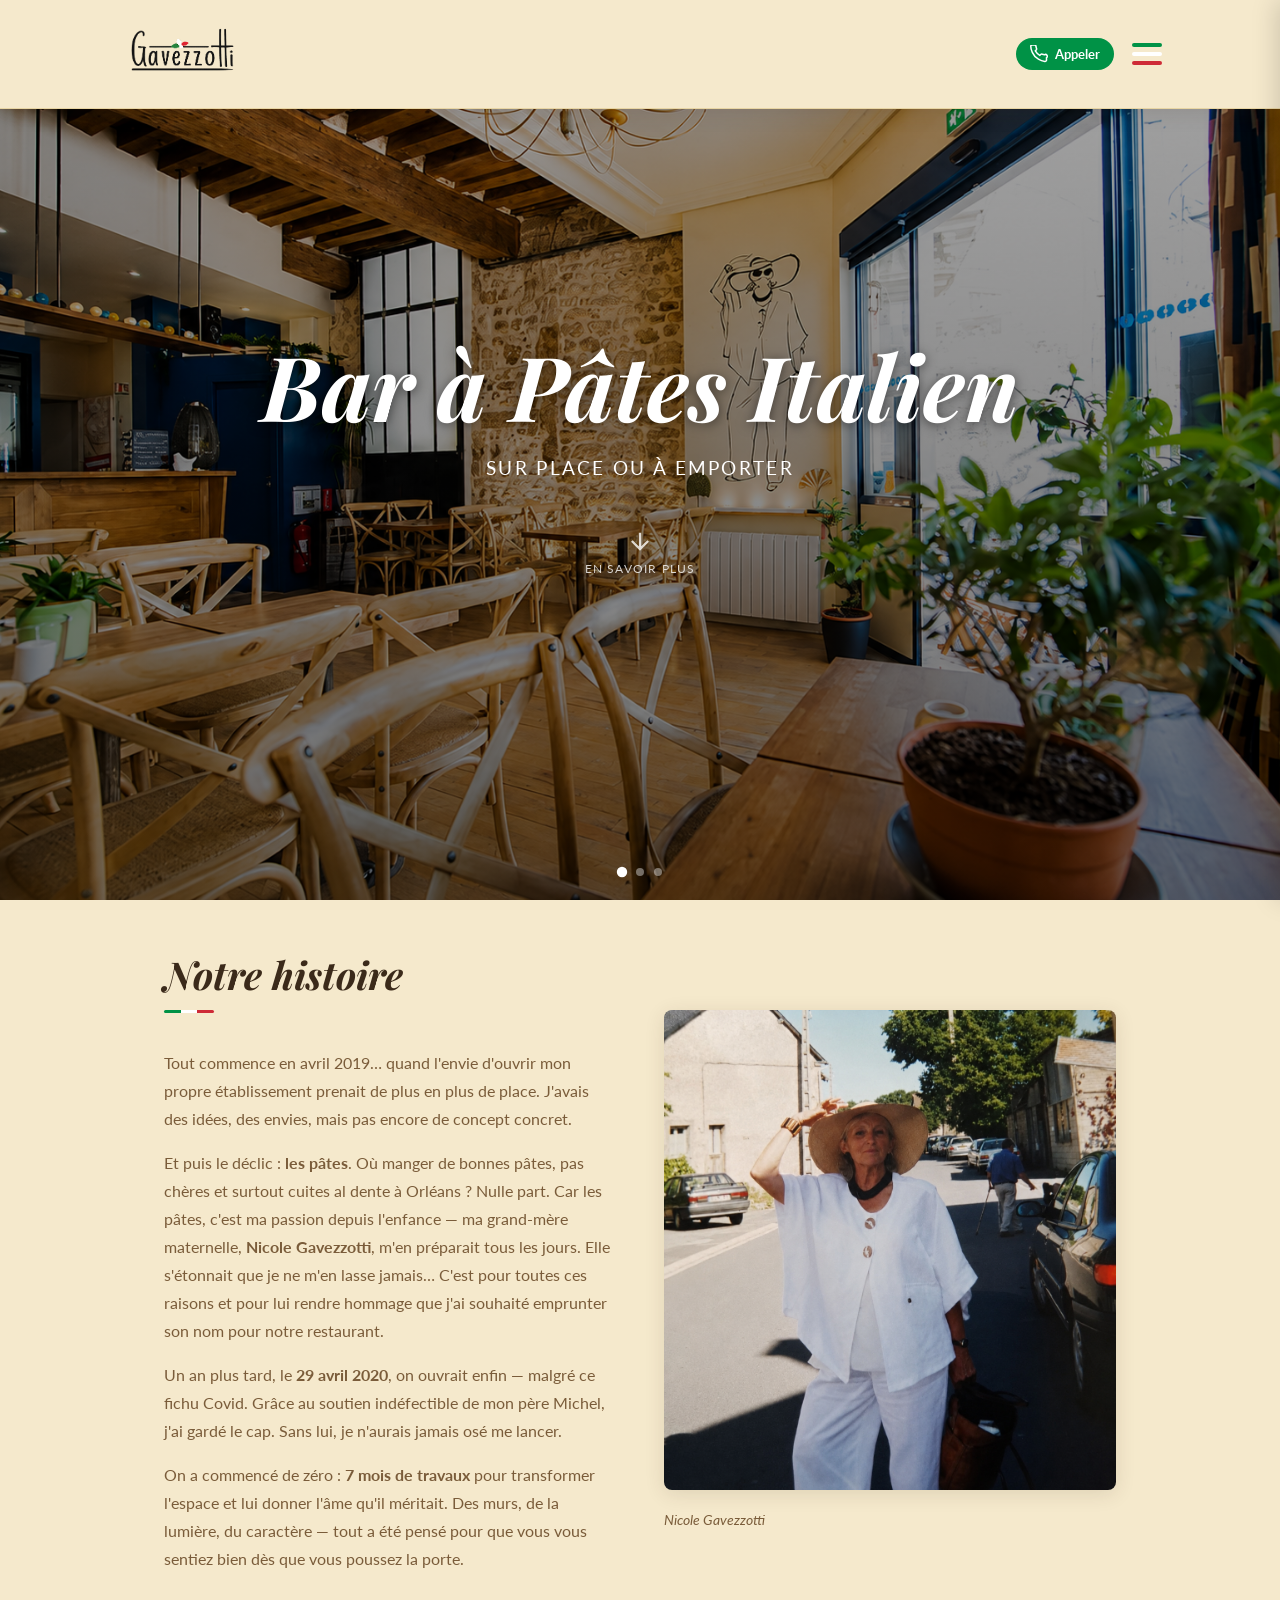
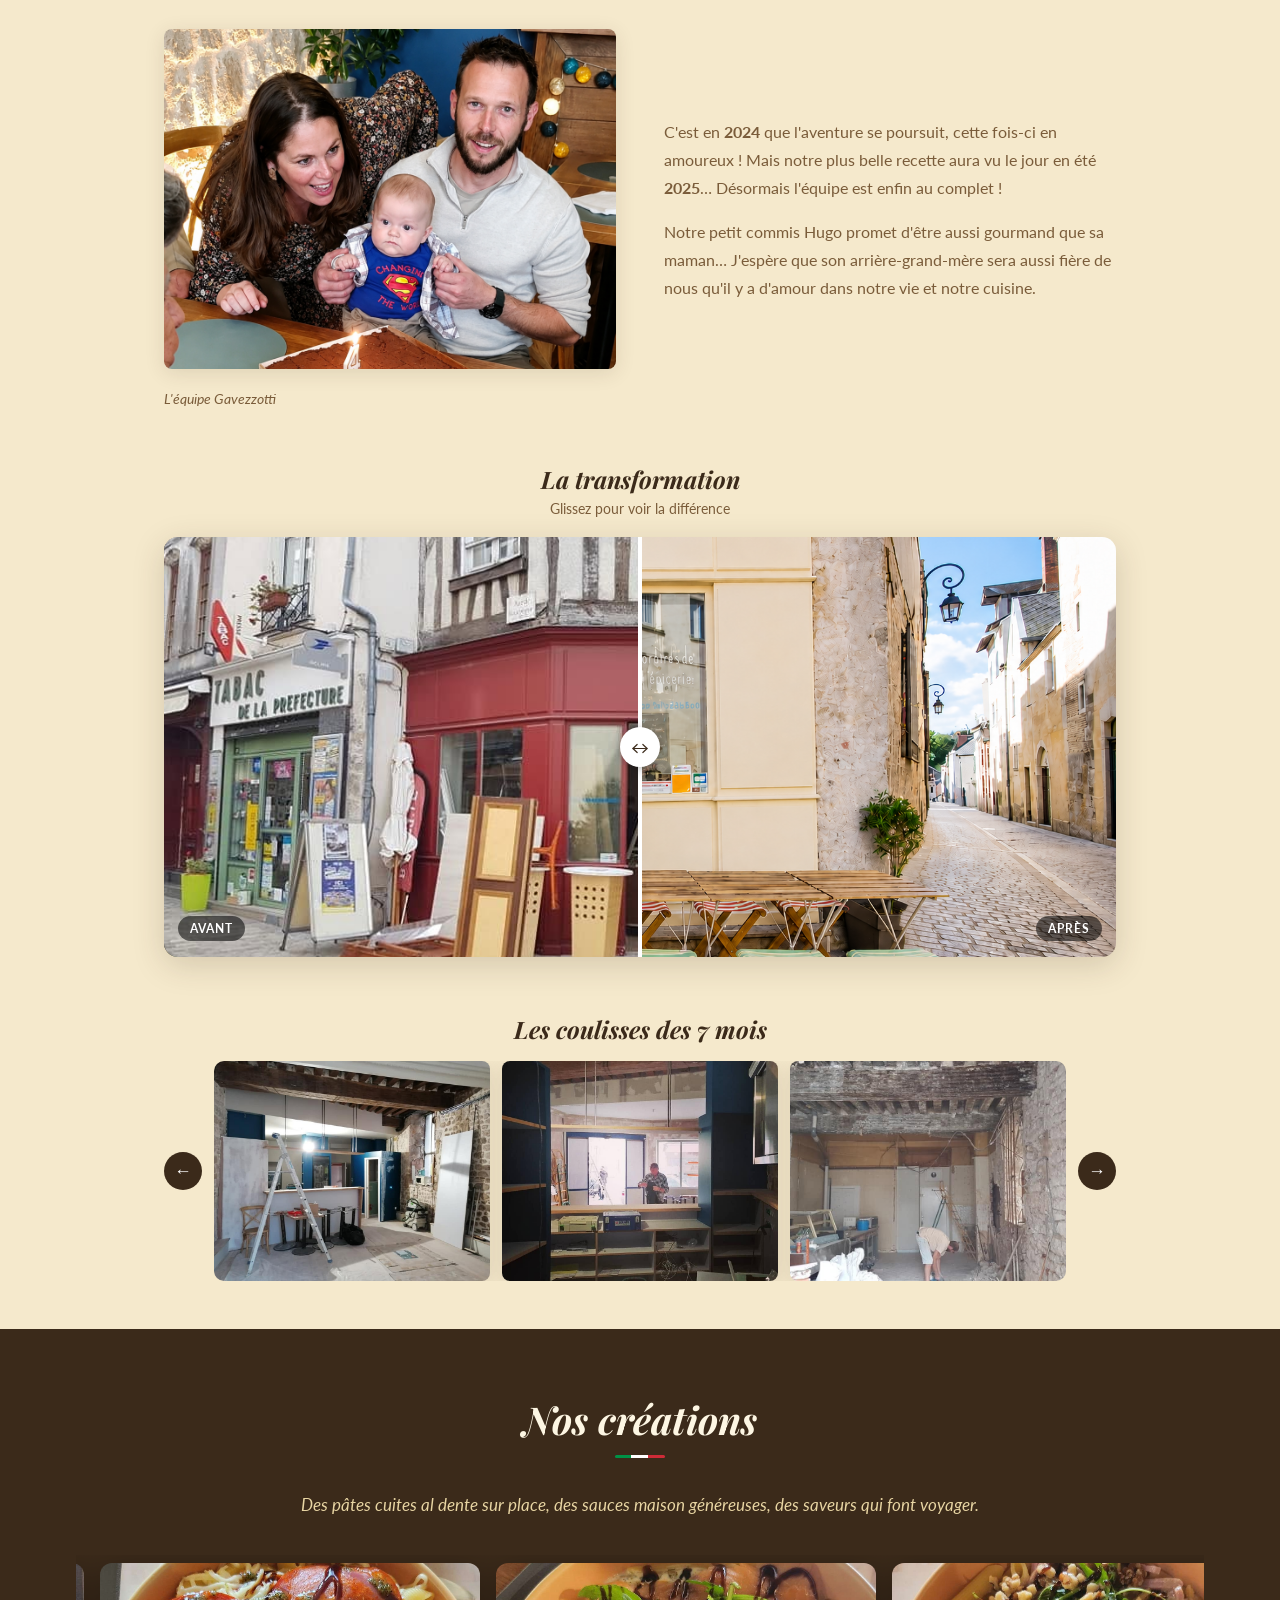
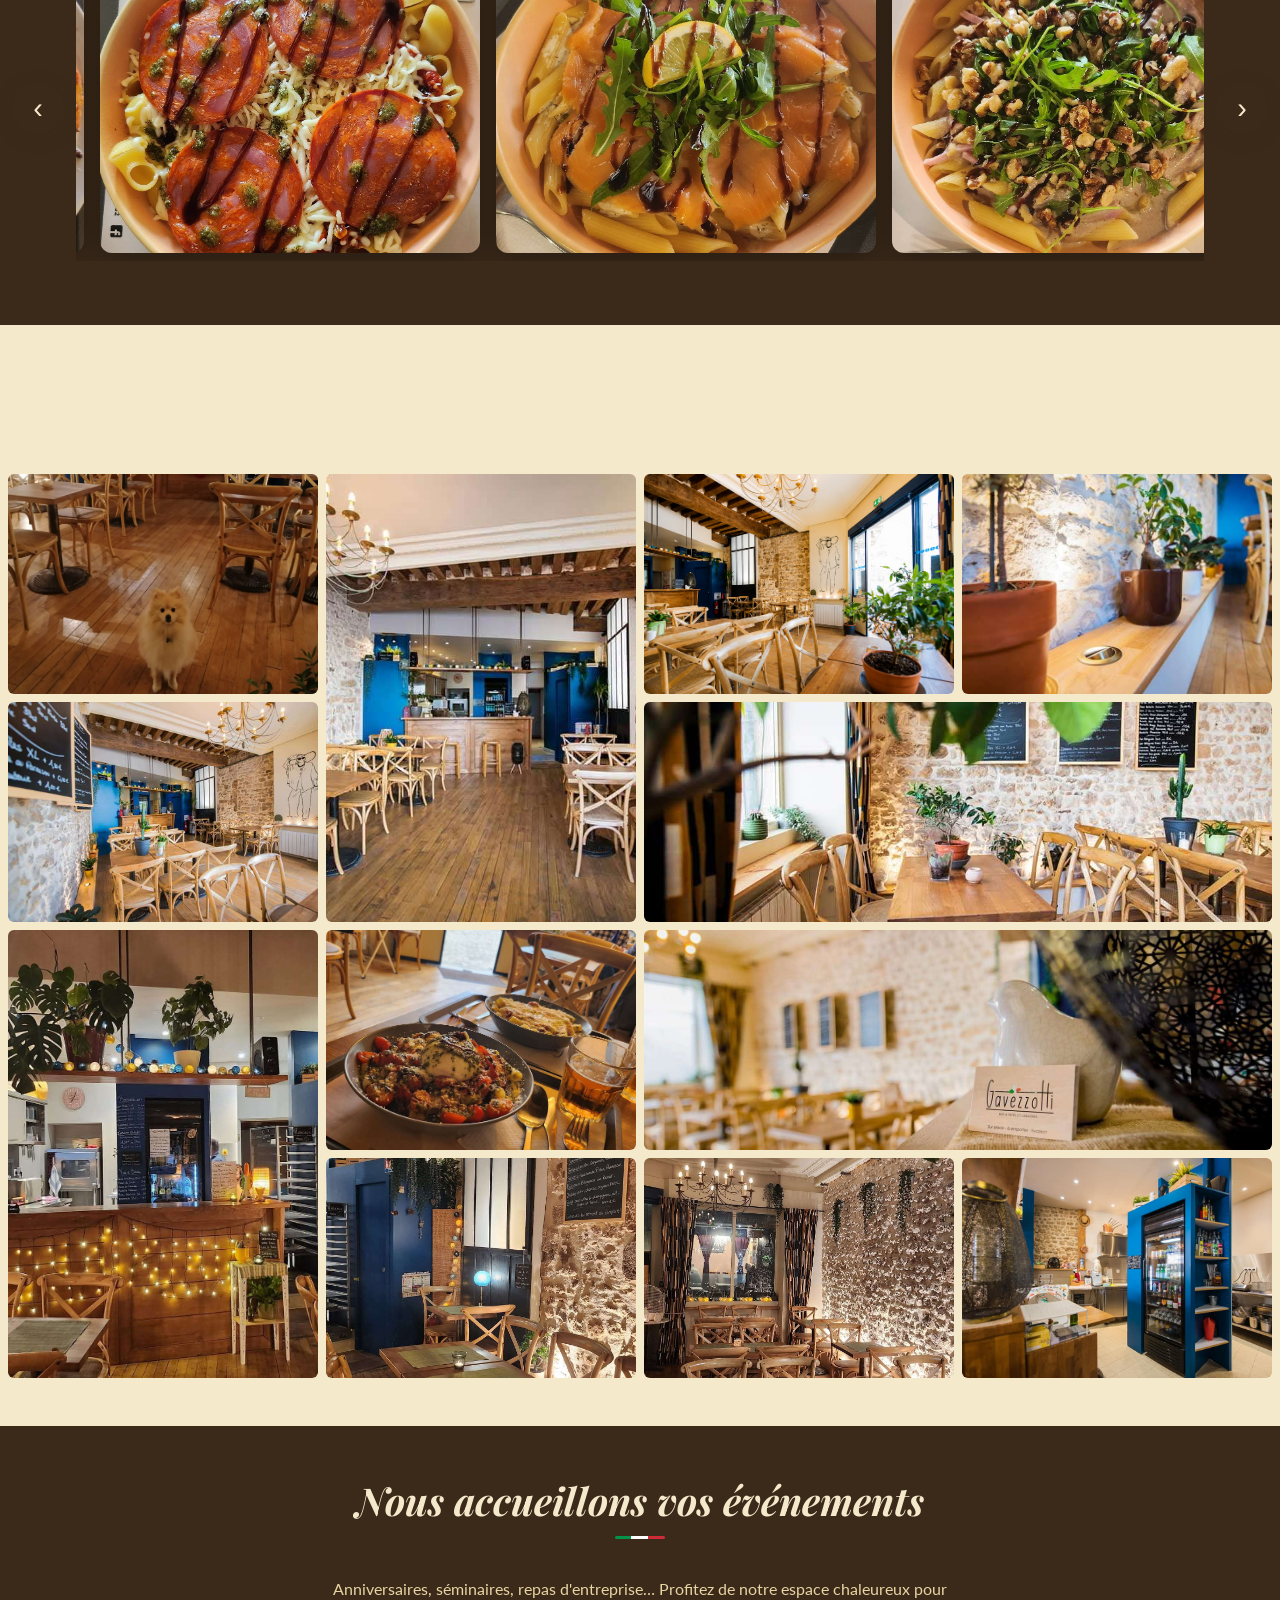
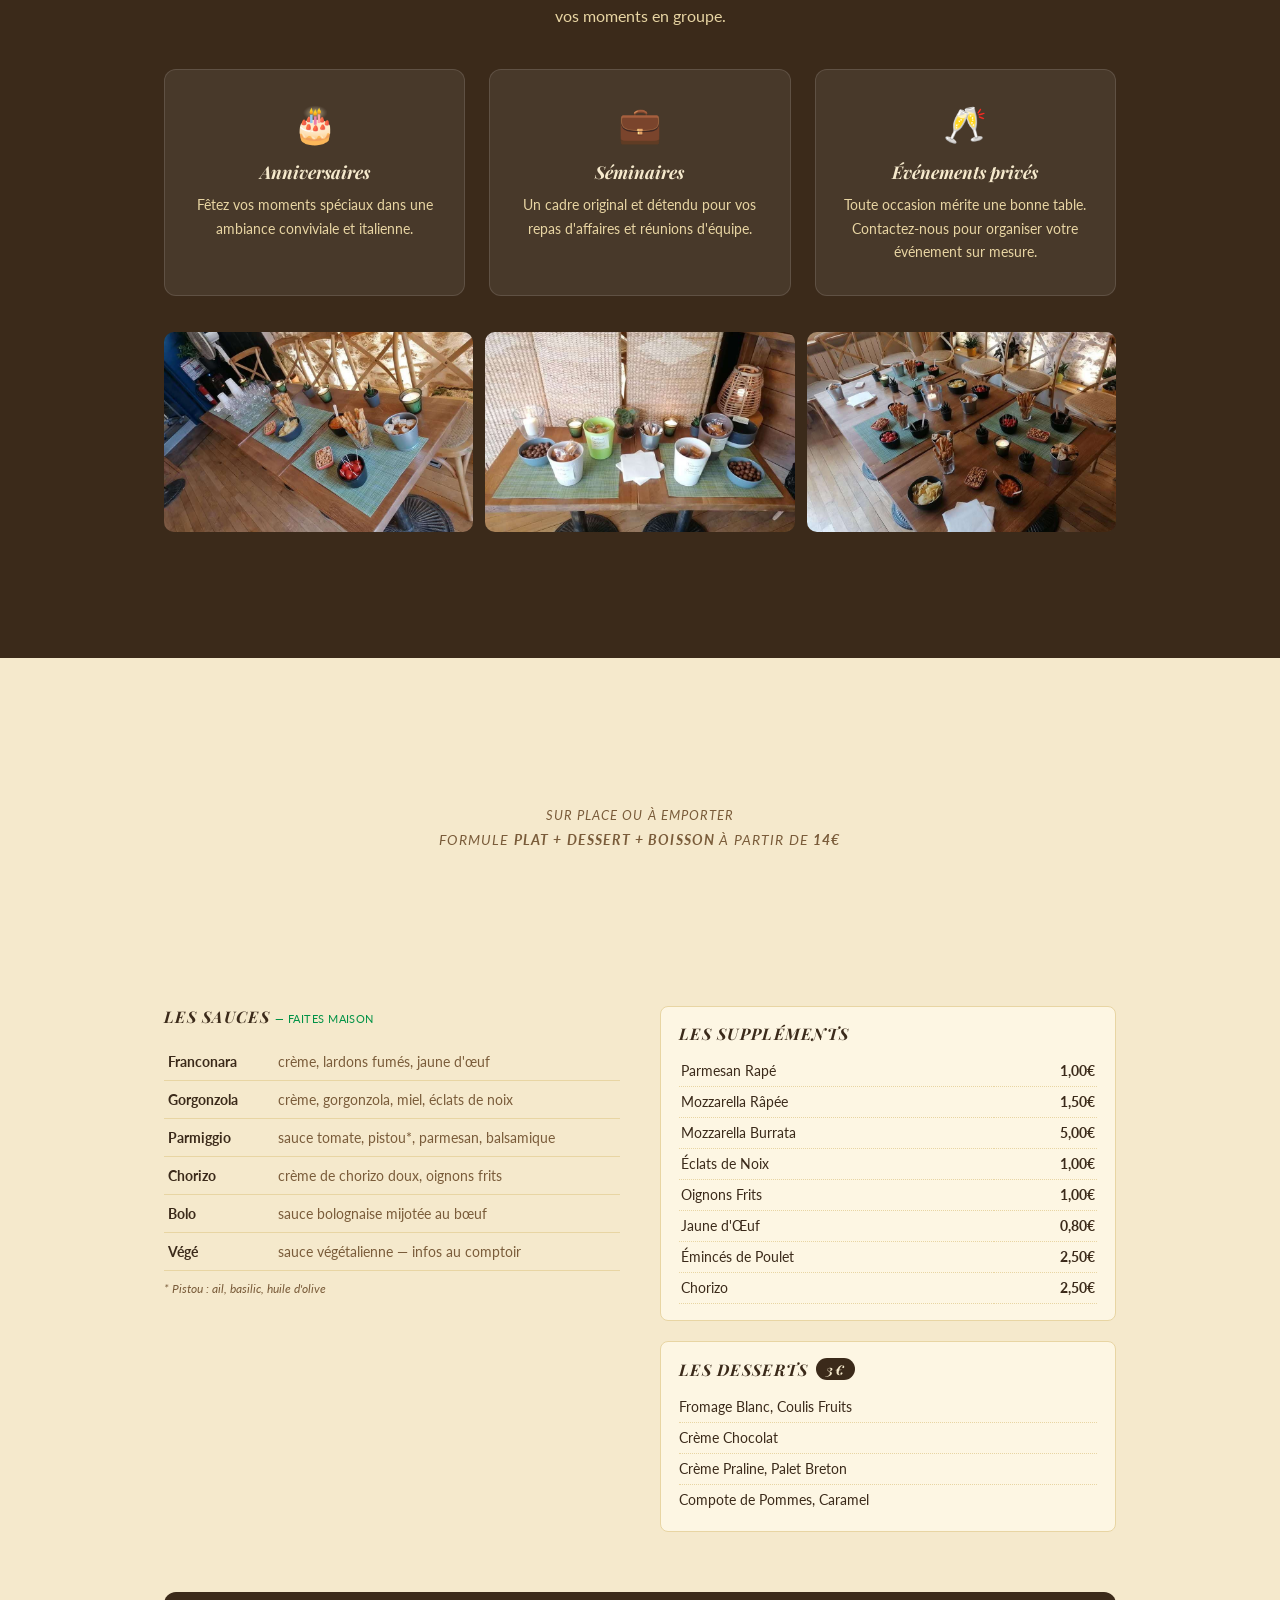
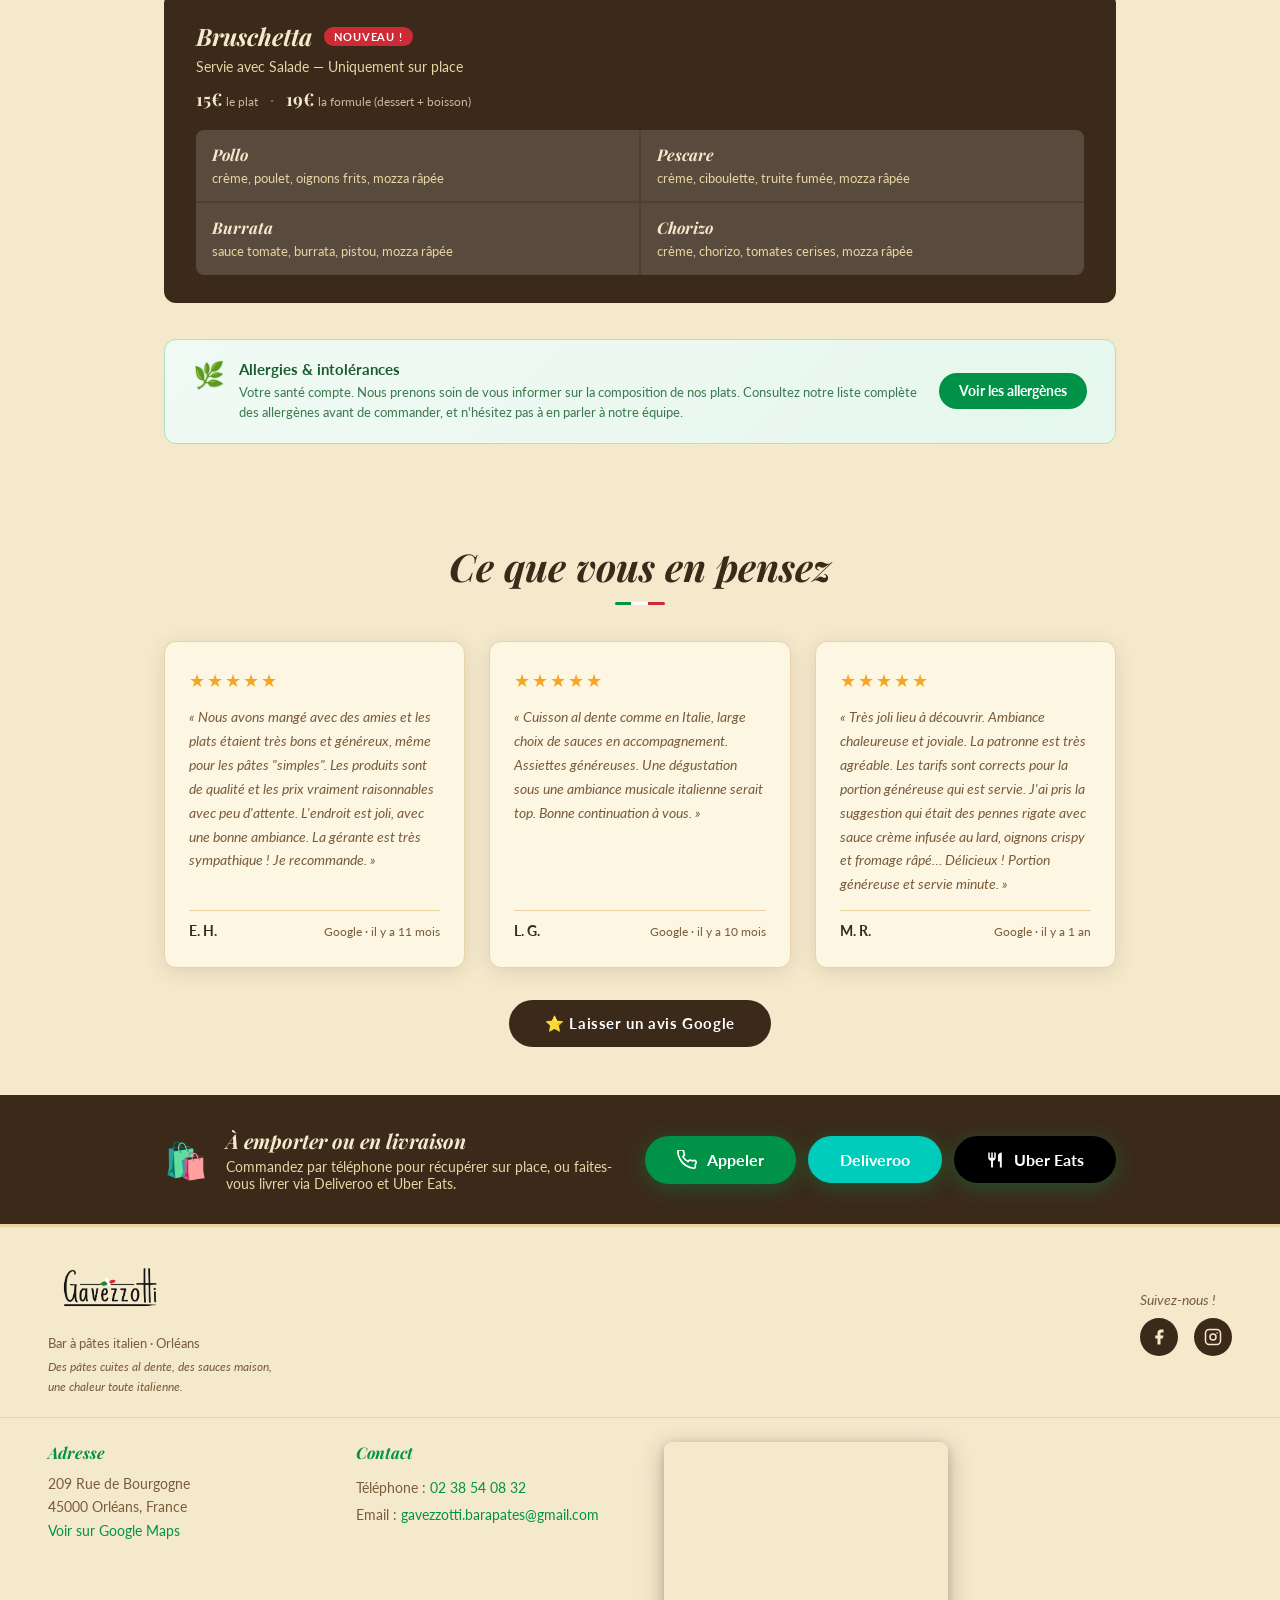
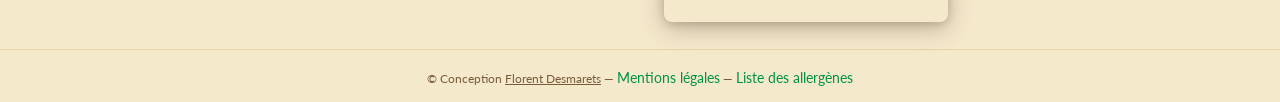
<file: index.html>
<!DOCTYPE html>
<html lang="fr">
<head>
  <meta charset="UTF-8" />
  <meta name="viewport" content="width=device-width, initial-scale=1.0" />
  <title>Gavezzotti — Bar à Pâtes Italien</title>
  <meta name="description" content="Gavezzotti, bar à pâtes italien à Orléans. Pâtes cuites al dente, gnocchis, raviolis et bruschetta, sur place ou à emporter. 209 Rue de Bourgogne, 45000 Orléans." />
  <meta name="keywords" content="bar à pâtes, pâtes italiennes, restaurant Orléans, Gavezzotti, gnocchi, raviolis, bruschetta, sur place, à emporter" />
  <meta name="author" content="Gavezzotti" />

  <!-- Open Graph (partage Facebook / WhatsApp) -->
  <meta property="og:type" content="restaurant" />
  <meta property="og:title" content="Gavezzotti — Bar à Pâtes Italien · Orléans" />
  <meta property="og:description" content="Pâtes cuites al dente, gnocchis, raviolis et bruschetta au cœur d'Orléans. Sur place ou à emporter. 209 Rue de Bourgogne." />
  <meta property="og:image" content="https://gavezzotti.fr/images/hero1.png" />
  <meta property="og:url" content="https://gavezzotti.fr" />
  <meta property="og:locale" content="fr_FR" />

  <!-- Twitter Card -->
  <meta name="twitter:card" content="summary_large_image" />
  <meta name="twitter:title" content="Gavezzotti — Bar à Pâtes Italien · Orléans" />
  <meta name="twitter:description" content="Pâtes cuites al dente, gnocchis, raviolis et bruschetta au cœur d'Orléans." />
  <meta name="twitter:image" content="https://gavezzotti.fr/images/hero1.png" />

  <!-- Favicon -->
  <link rel="icon" type="image/svg+xml" href="images/favicon.svg" />
  <link rel="shortcut icon" href="images/favicon.svg" />

  <link rel="preconnect" href="https://fonts.googleapis.com" />
  <link rel="preconnect" href="https://fonts.gstatic.com" crossorigin />
  <link href="https://fonts.googleapis.com/css2?family=Playfair+Display:ital,wght@0,400;0,700;1,400&family=Lato:wght@300;400;700&display=swap" rel="stylesheet" />
  <link rel="canonical" href="https://gavezzotti.fr/" />
  <link rel="stylesheet" href="css/style.css?v=3" />

  <!-- Schema.org Restaurant (référencement Google) -->
  <script type="application/ld+json">
  {
    "@context": "https://schema.org",
    "@type": "Restaurant",
    "name": "Gavezzotti",
    "description": "Bar à pâtes italien au cœur d'Orléans. Pâtes cuites al dente, gnocchis, raviolis et bruschetta, sur place ou à emporter.",
    "url": "https://gavezzotti.fr",
    "telephone": "+33238540832",
    "image": "https://gavezzotti.fr/images/hero1.png",
    "priceRange": "€",
    "servesCuisine": "Italienne",
    "address": {
      "@type": "PostalAddress",
      "streetAddress": "209 Rue de Bourgogne",
      "addressLocality": "Orléans",
      "postalCode": "45000",
      "addressCountry": "FR"
    },
    "geo": {
      "@type": "GeoCoordinates",
      "latitude": 47.9001296,
      "longitude": 1.9092373
    },
    "openingHoursSpecification": [
      {
        "@type": "OpeningHoursSpecification",
        "dayOfWeek": ["Tuesday"],
        "opens": "12:00",
        "closes": "14:00"
      },
      {
        "@type": "OpeningHoursSpecification",
        "dayOfWeek": ["Wednesday", "Thursday", "Friday", "Saturday"],
        "opens": "12:00",
        "closes": "14:00"
      },
      {
        "@type": "OpeningHoursSpecification",
        "dayOfWeek": ["Wednesday", "Thursday", "Friday", "Saturday"],
        "opens": "19:00",
        "closes": "22:00"
      }
    ],
    "sameAs": [
      "https://www.facebook.com/gavezzotti",
      "https://www.instagram.com/gavezzotti_orleans"
    ]
  }
  </script>
</head>
<body>

  <!-- MENU LATÉRAL -->
  <div id="menu-overlay" class="menu-overlay"></div>
  <nav id="side-menu" class="side-menu">
    <button id="menu-close" class="menu-close" aria-label="Fermer le menu">&#x2715;</button>
    <div class="menu-logo">
      <img src="images/title%20Black.png" alt="Gavezzotti" />
    </div>
    <ul class="menu-links">
      <li><a href="#qui-sommes-nous">Qui sommes nous ?</a></li>
      <li><a href="#evenements">Nos événements</a></li>
      <li><a href="#carte">La carte</a></li>
      <li><a href="#commander">Commander</a></li>
      <li><a href="#contact">Nous contacter</a></li>
      <li class="menu-allergenes"><a href="allergenes.html">🌿 Allergènes &amp; intolérances</a></li>
    </ul>
  </nav>

  <!-- HEADER FIXE -->
  <header class="site-header">
    <div class="header-inner">
      <a href="#hero" class="logo-wrap" id="logo-click-zone" aria-label="Retour en haut">
        <img src="images/title%20Black.png" alt="Gavezzotti" class="header-logo" />
      </a>
      <div class="header-right">
        <div class="header-actions">
<a href="tel:+33238540832" class="header-phone-btn" aria-label="Appeler Gavezzotti">
            <svg viewBox="0 0 24 24" fill="none" stroke="currentColor" stroke-width="2" width="18" height="18"><path d="M22 16.92v3a2 2 0 01-2.18 2 19.79 19.79 0 01-8.63-3.07A19.5 19.5 0 013.07 9.81 19.79 19.79 0 011 1.18 2 2 0 013 0h3a2 2 0 012 1.72c.13 1 .37 1.98.72 2.92a2 2 0 01-.45 2.11L7.09 7.91a16 16 0 006 6l1.16-1.16a2 2 0 012.11-.45c.94.35 1.92.59 2.92.72A2 2 0 0122 16.92z"/></svg>
            <span class="header-phone-num">Appeler</span>
          </a>
        </div>
        <button id="menu-burger" class="burger-btn" aria-label="Ouvrir le menu">
          <span class="flag-bar green"></span>
          <span class="flag-bar white"></span>
          <span class="flag-bar red"></span>
        </button>
      </div>
    </div>
  </header>

  <main>
    <!-- HERO SLIDESHOW -->
    <section id="hero" class="hero-section">
      <div class="hero-slideshow" id="hero-slideshow">
        <div class="hero-slide active" style="background-image:url('images/hero1.png')"></div>
        <div class="hero-slide" style="background-image:url('images/hero2.png')"></div>
        <div class="hero-slide" style="background-image:url('images/hero3.png')"></div>
        <div class="hero-overlay"></div>
      </div>
      <div class="hero-content">
        <h1 class="hero-title">Bar à Pâtes Italien</h1>
        <p class="hero-subtitle">Sur Place ou à Emporter</p>
        <a href="#qui-sommes-nous" class="hero-arrow" aria-label="Défiler vers le bas">
          <svg viewBox="0 0 24 24" fill="none" stroke="currentColor" stroke-width="2">
            <path d="M12 5v14M5 12l7 7 7-7"/>
          </svg>
          <span>En savoir plus</span>
        </a>
      </div>
      <div class="hero-dots" id="hero-dots">
        <span class="hero-dot active"></span>
        <span class="hero-dot"></span>
        <span class="hero-dot"></span>
      </div>
    </section>

    <!-- QUI SOMMES NOUS -->
    <section id="qui-sommes-nous" class="section qsn-section">
      <div class="container">

        <!-- Texte + photo grand-mère -->
        <div class="qsn-inner">
          <div class="qsn-text reveal-left">
            <h2 class="section-title">Notre histoire</h2>
            <p>
              Tout commence en avril 2019… quand l'envie d'ouvrir mon propre établissement prenait de plus en plus de place. J'avais des idées, des envies, mais pas encore de concept concret.
            </p>
            <p>
              Et puis le déclic : <strong>les pâtes</strong>. Où manger de bonnes pâtes, pas chères et surtout cuites al dente à Orléans ? Nulle part. Car les pâtes, c'est ma passion depuis l'enfance — ma grand-mère maternelle, <strong>Nicole Gavezzotti</strong>, m'en préparait tous les jours. Elle s'étonnait que je ne m'en lasse jamais… C'est pour toutes ces raisons et pour lui rendre hommage que j'ai souhaité emprunter son nom pour notre restaurant.
            </p>
            <p>
              Un an plus tard, le <strong>29 avril 2020</strong>, on ouvrait enfin — malgré ce fichu Covid. Grâce au soutien indéfectible de mon père Michel, j'ai gardé le cap. Sans lui, je n'aurais jamais osé me lancer.
            </p>
            <p>
              On a commencé de zéro : <strong>7 mois de travaux</strong> pour transformer l'espace et lui donner l'âme qu'il méritait. Des murs, de la lumière, du caractère — tout a été pensé pour que vous vous sentiez bien dès que vous poussez la porte.
            </p>
          </div>
          <div class="qsn-photo reveal-right">
            <img src="images/grand%20mere%20hd.png" alt="Nicole Gavezzotti" />
            <p class="famille-legende">Nicole Gavezzotti</p>
          </div>
        </div>

        <!-- Photo famille + texte -->
        <div class="qsn-inner qsn-famille reveal">
          <div class="qsn-photo">
            <img src="images/famille.png" alt="L'équipe Gavezzotti" />
            <p class="famille-legende">L'équipe Gavezzotti</p>
          </div>
          <div class="qsn-text">
            <p>
              C'est en <strong>2024</strong> que l'aventure se poursuit, cette fois-ci en amoureux ! Mais notre plus belle recette aura vu le jour en été <strong>2025</strong>… Désormais l'équipe est enfin au complet !
            </p>
            <p>
              Notre petit commis Hugo promet d'être aussi gourmand que sa maman… J'espère que son arrière-grand-mère sera aussi fière de nous qu'il y a d'amour dans notre vie et notre cuisine.
            </p>
          </div>
        </div>

        <!-- Avant / Après slider -->
        <div class="travaux-block reveal">
          <h3 class="travaux-titre">La transformation</h3>
          <p class="travaux-sous-titre">Glissez pour voir la différence</p>
          <div class="aa-slider" id="aa-slider">
            <div class="aa-after-layer">
              <img src="images/hero2.png" alt="Après travaux" />
              <span class="aa-label aa-label-right">Après</span>
            </div>
            <div class="aa-before-layer" id="aa-before">
              <img src="images/travaux-avant.jpg" alt="Avant travaux" />
              <span class="aa-label aa-label-left">Avant</span>
            </div>
            <div class="aa-handle" id="aa-handle">
              <div class="aa-handle-circle">&#8596;</div>
            </div>
          </div>
        </div>

        <!-- Pendant les travaux -->
        <div class="travaux-block reveal delay-1">
          <h3 class="travaux-titre">Les coulisses des 7 mois</h3>
          <div class="travaux-carousel-wrap">
            <button class="travaux-btn travaux-prev" aria-label="Précédent">&#8592;</button>
            <div class="travaux-carousel-viewport">
              <div class="travaux-carousel-track" id="travaux-track">
                <img src="images/travaux-pendant-01.jpg" alt="Travaux Gavezzotti" loading="lazy" />
                <img src="images/travaux-pendant-02.jpg" alt="Travaux Gavezzotti" loading="lazy" />
                <img src="images/travaux-pendant-03.jpg" alt="Travaux Gavezzotti" loading="lazy" />
                <img src="images/travaux-pendant-04.jpg" alt="Travaux Gavezzotti" loading="lazy" />
                <img src="images/travaux-pendant-05.jpg" alt="Travaux Gavezzotti" loading="lazy" />
                <img src="images/travaux.jpg" alt="Travaux Gavezzotti" loading="lazy" />
              </div>
            </div>
            <button class="travaux-btn travaux-next" aria-label="Suivant">&#8594;</button>
          </div>
          </div>
        </div>

      </div>
    </section>

    <!-- CARROUSEL DE PLATS -->
    <section class="section carousel-section">
      <div class="container">
        <h2 class="section-title centered reveal">Nos créations</h2>
        <p class="carousel-intro reveal delay-1">Des pâtes cuites al dente sur place, des sauces maison généreuses, des saveurs qui font voyager.</p>
      </div>
      <div class="carousel-wrap reveal delay-2">
        <button class="carousel-btn prev" id="car-prev" aria-label="Précédent">&#8249;</button>
        <div class="carousel-track-wrap">
          <div class="carousel-track" id="carousel-track">
            <div class="carousel-slide"><img src="images/plat-01.jpg" alt="Plat Gavezzotti" loading="lazy" style="object-position: center 42%;"/></div>
            <div class="carousel-slide"><img src="images/plat-03.jpg" alt="Plat Gavezzotti" loading="lazy"/></div>
            <div class="carousel-slide"><img src="images/plat-04.jpg" alt="Plat Gavezzotti" loading="lazy" style="object-position: center 35%;"/></div>
            <div class="carousel-slide"><img src="images/plat-05.jpg" alt="Plat Gavezzotti" loading="lazy" style="object-position: center 42%;"/></div>
            <div class="carousel-slide"><img src="images/plat-06.jpg" alt="Plat Gavezzotti" loading="lazy" style="object-position: center 42%;"/></div>
            <div class="carousel-slide"><img src="images/plat-07.jpg" alt="Plat Gavezzotti" loading="lazy"/></div>
            <div class="carousel-slide"><img src="images/plat-08.jpg" alt="Plat Gavezzotti" loading="lazy"/></div>
            <div class="carousel-slide"><img src="images/plat-09.jpg" alt="Plat Gavezzotti" loading="lazy"/></div>
            <div class="carousel-slide"><img src="images/plat-10.jpg" alt="Plat Gavezzotti" loading="lazy"/></div>
            <div class="carousel-slide"><img src="images/plat-11.jpg" alt="Plat Gavezzotti" loading="lazy"/></div>
            <div class="carousel-slide"><img src="images/plat-12.jpg" alt="Plat Gavezzotti" loading="lazy"/></div>
            <div class="carousel-slide"><img src="images/plat-13.jpg" alt="Plat Gavezzotti" loading="lazy"/></div>
            <div class="carousel-slide"><img src="images/plat-14.jpg" alt="Plat Gavezzotti" loading="lazy"/></div>
            <div class="carousel-slide"><img src="images/plat-15.jpg" alt="Plat Gavezzotti" loading="lazy"/></div>
            <div class="carousel-slide"><img src="images/plat-16.jpg" alt="Plat Gavezzotti" loading="lazy" style="object-position: center 42%;"/></div>
            <div class="carousel-slide"><img src="images/plat-17.jpg" alt="Plat Gavezzotti" loading="lazy"/></div>
            <div class="carousel-slide"><img src="images/plat-18.jpg" alt="Plat Gavezzotti" loading="lazy"/></div>
          </div>
        </div>
        <button class="carousel-btn next" id="car-next" aria-label="Suivant">&#8250;</button>
      </div>
    </section>

    <!-- GALERIE MOSAÏQUE -->
    <section class="section galerie-section">
      <div class="container">
        <h2 class="section-title centered reveal">Chez nous</h2>
      </div>
      <div class="galerie-grid reveal delay-1">
        <div class="galerie-item"><img src="images/salle-11.jpg" alt="La salle" loading="lazy" style="object-position: center 75%;"/></div>
        <div class="galerie-item tall"><img src="images/salle-01.jpg" alt="Notre salle" loading="lazy"/></div>
        <div class="galerie-item"><img src="images/hero1.png" alt="Le restaurant" loading="lazy"/></div>
        <div class="galerie-item"><img src="images/salle-02.jpg" alt="Ambiance" loading="lazy"/></div>
        <div class="galerie-item wide"><img src="images/salle-03.jpg" alt="Notre espace" loading="lazy"/></div>
        <div class="galerie-item"><img src="images/salle-04.jpg" alt="Chez nous" loading="lazy"/></div>
        <div class="galerie-item tall"><img src="images/salle-05.jpg" alt="Notre cadre" loading="lazy"/></div>
        <div class="galerie-item"><img src="images/salle-06.jpg" alt="La salle" loading="lazy"/></div>
        <div class="galerie-item wide"><img src="images/salle-07.jpg" alt="Nos tables" loading="lazy"/></div>
        <div class="galerie-item"><img src="images/salle-08.jpg" alt="L'entrée" loading="lazy"/></div>
        <div class="galerie-item"><img src="images/salle-09.jpg" alt="Détails" loading="lazy"/></div>
        <div class="galerie-item"><img src="images/salle-10.jpg" alt="La salle" loading="lazy"/></div>
      </div>
    </section>

    <!-- ÉVÉNEMENTS & GROUPES -->
    <section id="evenements" class="section events-section">
      <div class="container">
        <h2 class="section-title centered reveal">Nous accueillons vos événements</h2>
        <p class="events-intro reveal delay-1">Anniversaires, séminaires, repas d'entreprise… Profitez de notre espace chaleureux pour vos moments en groupe.</p>
        <div class="events-grid">
          <div class="event-card reveal delay-1">
            <div class="event-icon">🎂</div>
            <h3>Anniversaires</h3>
            <p>Fêtez vos moments spéciaux dans une ambiance conviviale et italienne.</p>
          </div>
          <div class="event-card reveal delay-2">
            <div class="event-icon">💼</div>
            <h3>Séminaires</h3>
            <p>Un cadre original et détendu pour vos repas d'affaires et réunions d'équipe.</p>
          </div>
          <div class="event-card reveal delay-3">
            <div class="event-icon">🥂</div>
            <h3>Événements privés</h3>
            <p>Toute occasion mérite une bonne table. Contactez-nous pour organiser votre événement sur mesure.</p>
          </div>
        </div>
        <div class="events-photos reveal delay-4">
          <div class="event-photo"><img src="images/event1.jpg" alt="Salle événement Gavezzotti" loading="lazy"/></div>
          <div class="event-photo"><img src="images/event2.jpg" alt="Salle événement Gavezzotti" loading="lazy"/></div>
          <div class="event-photo"><img src="images/event3.jpg" alt="Salle événement Gavezzotti" loading="lazy"/></div>
        </div>
        <div class="events-cta reveal delay-4">
          <a href="tel:+33238540832" class="btn-cta">Nous contacter pour réserver</a>
        </div>
      </div>
    </section>

    <!-- LA CARTE -->
    <section id="carte" class="section carte-section">
      <div class="container">
        <h2 class="section-title centered reveal">La Carte</h2>

        <!-- Formules -->
        <p class="formule-note top">Sur place ou à emporter</p>
        <p class="formule-note top" style="margin-top:-8px; font-size:0.9rem;">Formule <strong>Plat + Dessert + Boisson</strong> à partir de <strong>14€</strong></p>
        <div class="formules-grid reveal delay-1">
          <div class="formule-circle">
            <div class="circle-inner">
              <span class="formule-nom">Pâtes<br/>Simples</span>
              <span class="formule-prix">10€</span>
              <span class="formule-sub">Format XL</span>
              <span class="formule-prix-f">12€</span>
            </div>
          </div>
          <div class="formule-circle">
            <div class="circle-inner">
              <span class="formule-nom">Gnocchis<br/>Simples</span>
              <span class="formule-prix">12€</span>
              <span class="formule-sub">Format XL</span>
              <span class="formule-prix-f">14€</span>
            </div>
          </div>
          <div class="formule-circle">
            <div class="circle-inner">
              <span class="formule-nom">Raviolis<br/>Simples</span>
              <span class="formule-prix">14€</span>
              <span class="formule-sub">Format XL</span>
              <span class="formule-prix-f">16€</span>
            </div>
          </div>
        </div>

        <div class="carte-columns reveal delay-2">
          <!-- Sauces -->
          <div class="carte-col">
            <h3 class="carte-subtitle">Les Sauces <span style="font-family:var(--font-sans);font-size:0.7rem;font-style:normal;font-weight:400;color:var(--green-it);letter-spacing:0.04em;text-transform:uppercase;">— Faites maison</span></h3>
            <table class="sauce-table">
              <tr>
                <td class="sauce-name">Franconara</td>
                <td class="sauce-desc">crème, lardons fumés, jaune d'œuf</td>
              </tr>
              <tr>
                <td class="sauce-name">Gorgonzola</td>
                <td class="sauce-desc">crème, gorgonzola, miel, éclats de noix</td>
              </tr>
              <tr>
                <td class="sauce-name">Parmiggio</td>
                <td class="sauce-desc">sauce tomate, pistou*, parmesan, balsamique</td>
              </tr>
              <tr>
                <td class="sauce-name">Chorizo</td>
                <td class="sauce-desc">crème de chorizo doux, oignons frits</td>
              </tr>
              <tr>
                <td class="sauce-name">Bolo</td>
                <td class="sauce-desc">sauce bolognaise mijotée au bœuf</td>
              </tr>
              <tr>
                <td class="sauce-name">Végé</td>
                <td class="sauce-desc">sauce végétalienne — infos au comptoir</td>
              </tr>
            </table>
            <p class="sauce-note">* Pistou : ail, basilic, huile d'olive</p>
          </div>

          <!-- Suppléments & Desserts -->
          <div class="carte-col">
            <div class="supplements-box">
              <h3 class="carte-subtitle box-title">Les Suppléments</h3>
              <table class="supp-table">
                <tr><td>Parmesan Rapé</td><td>1,00€</td></tr>
                <tr><td>Mozzarella Râpée</td><td>1,50€</td></tr>
                <tr><td>Mozzarella Burrata</td><td>5,00€</td></tr>
                <tr><td>Éclats de Noix</td><td>1,00€</td></tr>
                <tr><td>Oignons Frits</td><td>1,00€</td></tr>
                <tr><td>Jaune d'Œuf</td><td>0,80€</td></tr>
                <tr><td>Émincés de Poulet</td><td>2,50€</td></tr>
                <tr><td>Chorizo</td><td>2,50€</td></tr>
              </table>
            </div>
            <div class="desserts-box">
              <h3 class="carte-subtitle box-title">Les Desserts <span class="dessert-prix">3€</span></h3>
              <ul class="dessert-list">
                <li>Fromage Blanc, Coulis Fruits</li>
                <li>Crème Chocolat</li>
                <li>Crème Praline, Palet Breton</li>
                <li>Compote de Pommes, Caramel</li>
              </ul>
            </div>
          </div>
        </div>

        <!-- BRUSCHETTA -->
        <div class="bruschetta-section reveal delay-3">
          <div class="bruschetta-header">
            <h3 class="bruschetta-title">Bruschetta <span class="bruschetta-tag">Nouveau !</span></h3>
            <p class="bruschetta-sub">Servie avec Salade — Uniquement sur place</p>
            <div class="bruschetta-prix-wrap">
              <span class="bruschetta-prix">15€ <small>le plat</small></span>
              <span class="bruschetta-sep">·</span>
              <span class="bruschetta-prix">19€ <small>la formule (dessert + boisson)</small></span>
            </div>
          </div>
          <div class="bruschetta-grid">
            <div class="bruschetta-item">
              <span class="bruschetta-nom">Pollo</span>
              <span class="bruschetta-desc">crème, poulet, oignons frits, mozza râpée</span>
            </div>
            <div class="bruschetta-item">
              <span class="bruschetta-nom">Pescare</span>
              <span class="bruschetta-desc">crème, ciboulette, truite fumée, mozza râpée</span>
            </div>
            <div class="bruschetta-item">
              <span class="bruschetta-nom">Burrata</span>
              <span class="bruschetta-desc">sauce tomate, burrata, pistou, mozza râpée</span>
            </div>
            <div class="bruschetta-item">
              <span class="bruschetta-nom">Chorizo</span>
              <span class="bruschetta-desc">crème, chorizo, tomates cerises, mozza râpée</span>
            </div>
          </div>
        </div>

        <!-- ALLERGÈNES -->
        <div class="carte-allergenes reveal">
          <div class="carte-allergenes-inner">
            <div class="carte-allergenes-text">
              <span class="carte-allergenes-icon">🌿</span>
              <div>
                <strong>Allergies &amp; intolérances</strong>
                <p>Votre santé compte. Nous prenons soin de vous informer sur la composition de nos plats. Consultez notre liste complète des allergènes avant de commander, et n'hésitez pas à en parler à notre équipe.</p>
              </div>
            </div>
            <a href="allergenes.html" class="carte-allergenes-btn">Voir les allergènes</a>
          </div>
        </div>

      </div>
    </section>

    <!-- AVIS CLIENTS -->
    <section class="section avis-section">
      <div class="container">
        <h2 class="section-title centered reveal">Ce que vous en pensez</h2>
        <div class="avis-grid reveal delay-1">
          <div class="avis-card">
            <div class="avis-stars">★★★★★</div>
            <p class="avis-texte">« Nous avons mangé avec des amies et les plats étaient très bons et généreux, même pour les pâtes "simples". Les produits sont de qualité et les prix vraiment raisonnables avec peu d'attente. L'endroit est joli, avec une bonne ambiance. La gérante est très sympathique ! Je recommande. »</p>
            <div class="avis-auteur">
              <span class="avis-nom">E. H.</span>
              <span class="avis-source" data-date="2026-01-01">Google · <span class="avis-age"></span></span>
            </div>
          </div>
          <div class="avis-card">
            <div class="avis-stars">★★★★★</div>
            <p class="avis-texte">« Cuisson al dente comme en Italie, large choix de sauces en accompagnement. Assiettes généreuses. Une dégustation sous une ambiance musicale italienne serait top. Bonne continuation à vous. »</p>
            <div class="avis-auteur">
              <span class="avis-nom">L. G.</span>
              <span class="avis-source" data-date="2026-02-01">Google · <span class="avis-age"></span></span>
            </div>
          </div>
          <div class="avis-card">
            <div class="avis-stars">★★★★★</div>
            <p class="avis-texte">« Très joli lieu à découvrir. Ambiance chaleureuse et joviale. La patronne est très agréable. Les tarifs sont corrects pour la portion généreuse qui est servie. J'ai pris la suggestion qui était des pennes rigate avec sauce crème infusée au lard, oignons crispy et fromage râpé… Délicieux ! Portion généreuse et servie minute. »</p>
            <div class="avis-auteur">
              <span class="avis-nom">M. R.</span>
              <span class="avis-source" data-date="2025-09-01">Google · <span class="avis-age"></span></span>
            </div>
          </div>
        </div>
        <p class="avis-cta reveal delay-2">
          <a href="https://www.google.com/maps/place/Gavezzotti/@47.9001525,1.9093399,21z/data=!3m1!4b1!4m6!3m5!1s0x47e4e4d1e6c1fedf:0xf9bf8745dfb630a2!8m2!3d47.9001296!4d1.9092373!16s%2Fg%2F11j8lnmsn6" target="_blank" rel="noopener" class="btn-cta" style="background:var(--brown)">⭐ Laisser un avis Google</a>
        </p>
      </div>
    </section>

    <!-- À EMPORTER -->
    <section class="takeaway-section" id="commander">
      <div class="container takeaway-inner">
        <div class="takeaway-text">
          <span class="takeaway-icon">🛍️</span>
          <div>
            <strong>À emporter ou en livraison</strong>
            <p>Commandez par téléphone pour récupérer sur place, ou faites-vous livrer via Deliveroo et Uber Eats.</p>
          </div>
        </div>
        <div class="takeaway-btns">
          <a href="tel:+33238540832" class="takeaway-cta">
            <svg viewBox="0 0 24 24" fill="none" stroke="currentColor" stroke-width="2" width="20" height="20"><path d="M22 16.92v3a2 2 0 01-2.18 2 19.79 19.79 0 01-8.63-3.07A19.5 19.5 0 013.07 9.81 19.79 19.79 0 011 1.18 2 2 0 013 0h3a2 2 0 012 1.72c.13 1 .37 1.98.72 2.92a2 2 0 01-.45 2.11L7.09 7.91a16 16 0 006 6l1.16-1.16a2 2 0 012.11-.45c.94.35 1.92.59 2.92.72A2 2 0 0122 16.92z"/></svg>
            Appeler
          </a>
          <a href="https://deliveroo.fr/fr/menu/Orleans/republique-bourgogne/gavezzotti" class="takeaway-cta takeaway-deliveroo" target="_blank" rel="noopener">Deliveroo</a>
          <a href="https://www.ubereats.com/fr/store/gavezzotti/R97enzRUTm66p-PuuOkLFg" class="takeaway-cta takeaway-ubereats" target="_blank" rel="noopener">
            <svg viewBox="0 0 24 24" width="18" height="18" fill="white"><path d="M11 9H9V2H7v7H5V2H3v7c0 2.12 1.66 3.84 3.75 3.97V22h2.5v-9.03C11.34 12.84 13 11.12 13 9V2h-2v7zm5-3v8h2.5v8H21V2c-2.76 0-5 2.24-5 4z"/></svg>
            Uber Eats
          </a>
        </div>
      </div>
    </section>

    <!-- FOOTER / CONTACT / HORAIRES -->
    <footer id="contact" class="site-footer">
      <div class="footer-top reveal">
        <div class="footer-logo">
          <img src="images/title%20Black.png" alt="Gavezzotti" />
          <p class="footer-tagline">Bar à pâtes italien · Orléans</p>
          <p class="footer-tagline footer-tagline-sub">Des pâtes cuites al dente, des sauces maison,<br>une chaleur toute italienne.</p>
        </div>
        <div class="footer-socials">
          <p class="footer-label">Suivez-nous !</p>
          <div class="social-links">
            <a href="https://www.facebook.com/gavezzottibarapates/" target="_blank" rel="noopener" aria-label="Facebook">
              <svg class="social-icon" viewBox="0 0 24 24" fill="currentColor"><path d="M18 2h-3a5 5 0 00-5 5v3H7v4h3v8h4v-8h3l1-4h-4V7a1 1 0 011-1h3z"/></svg>
            </a>
            <a href="https://www.instagram.com/gavezzotti_barapates/" target="_blank" rel="noopener" aria-label="Instagram">
              <svg class="social-icon" viewBox="0 0 24 24" fill="none" stroke="currentColor" stroke-width="2"><rect x="2" y="2" width="20" height="20" rx="5" ry="5"/><circle cx="12" cy="12" r="4"/><circle cx="17.5" cy="6.5" r="1" fill="currentColor" stroke="none"/></svg>
            </a>
          </div>
        </div>
      </div>

      <div class="footer-info reveal delay-2" id="horaires">
        <div class="footer-col">
          <h4>Adresse</h4>
          <p>209 Rue de Bourgogne</p>
          <p>45000 Orléans, France</p>
          <a href="https://www.google.com/maps/place/Gavezzotti/@47.9001525,1.9093399,21z/data=!3m1!4b1!4m6!3m5!1s0x47e4e4d1e6c1fedf:0xf9bf8745dfb630a2!8m2!3d47.9001296!4d1.9092373!16s%2Fg%2F11j8lnmsn6" target="_blank" rel="noopener" class="footer-link">Voir sur Google Maps</a>
        </div>
        <div class="footer-col">
          <h4>Contact</h4>
          <p>Téléphone : <a href="tel:+33238540832" class="footer-link">02 38 54 08 32</a></p>
          <p>Email : <a href="mailto:gavezzotti.barapates@gmail.com" class="footer-link">gavezzotti.barapates@gmail.com</a></p>
        </div>
        <div class="footer-map">
          <iframe
            src="https://maps.google.com/maps?q=Gavezzotti,+209+Rue+de+Bourgogne,+45000+Orléans&output=embed&z=18"
            title="Carte Gavezzotti"
            loading="lazy"
            allowfullscreen>
          </iframe>
        </div>
      </div>

      <div class="footer-bottom">
        <p>© Conception <a href="https://www.instagram.com/flo.flip.flop" target="_blank" rel="noopener" style="color:inherit;text-decoration:underline;">Florent Desmarets</a> —
          <a href="mentions-legales.html" class="footer-link">Mentions légales</a> —
          <a href="allergenes.html" class="footer-link">Liste des allergènes</a>
        </p>
      </div>
    </footer>
  </main>

  <script src="js/main.js?v=4"></script>
</body>
</html>
</file>
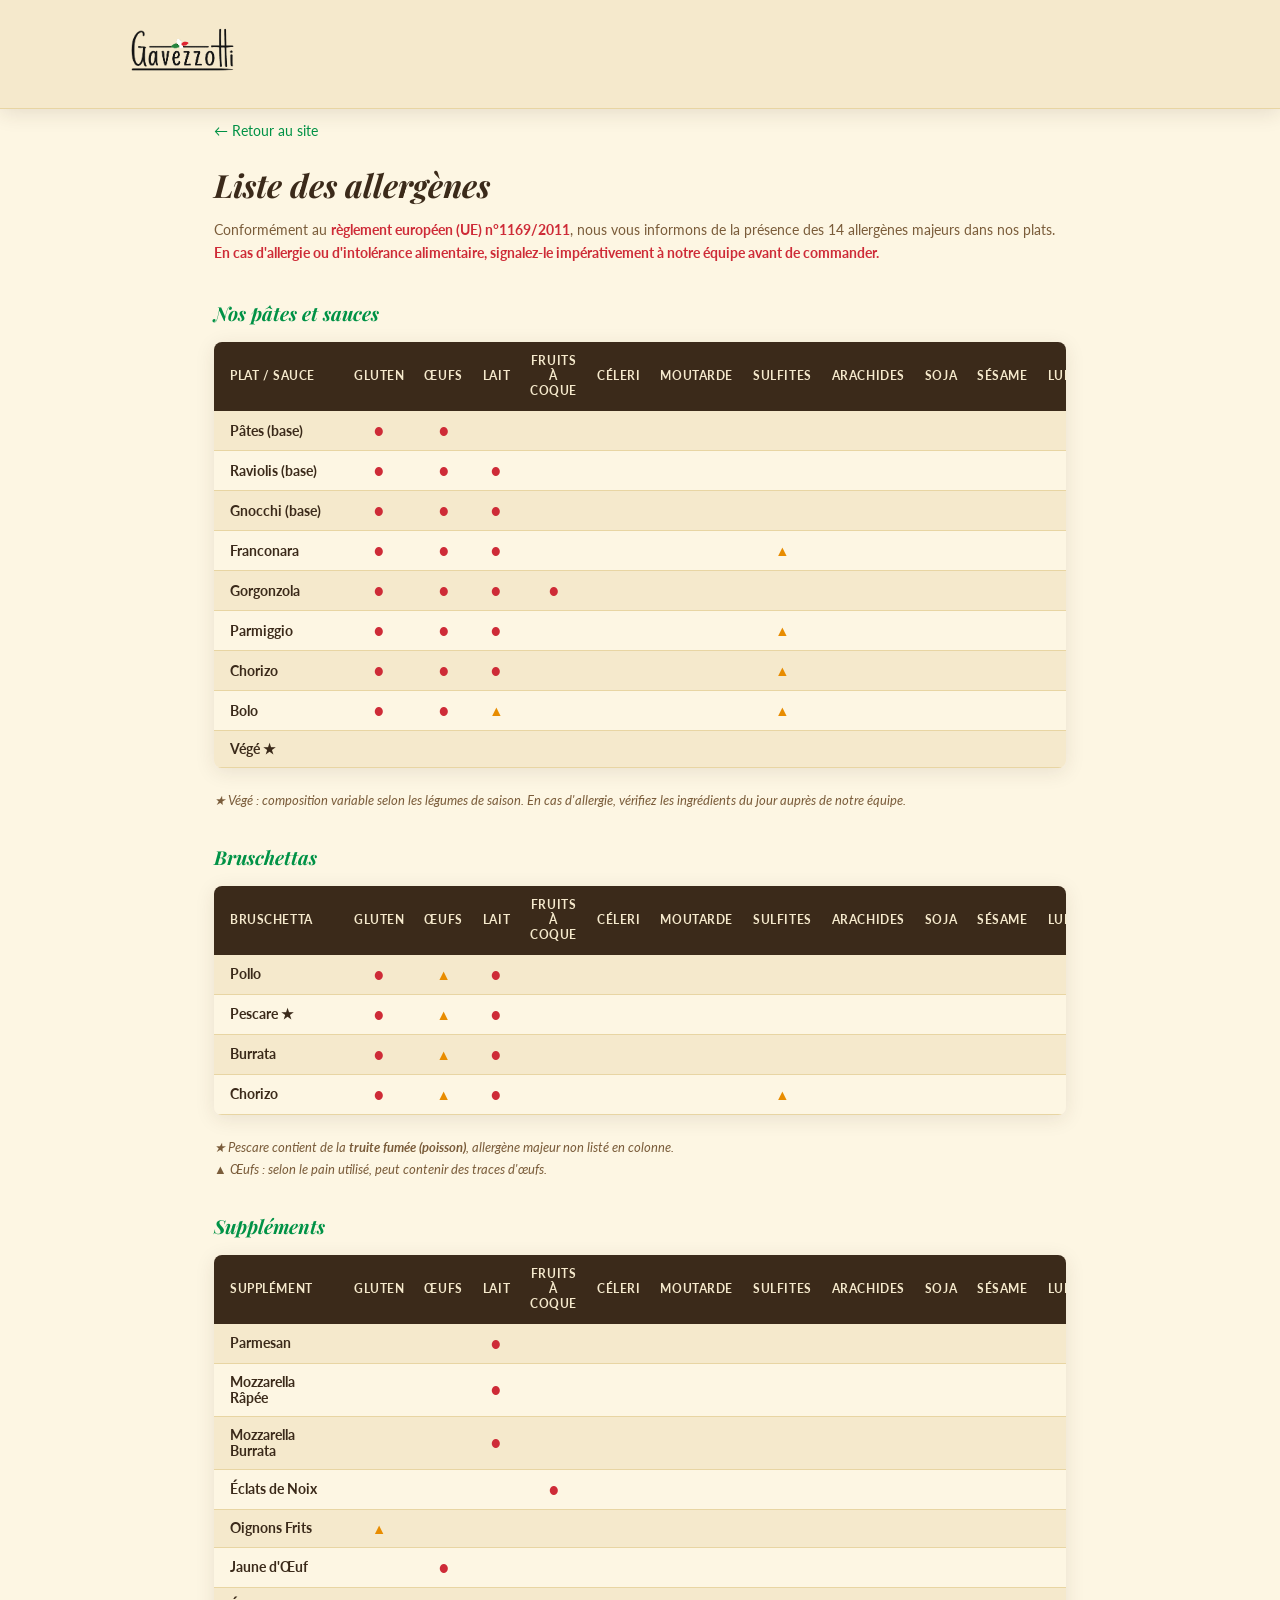
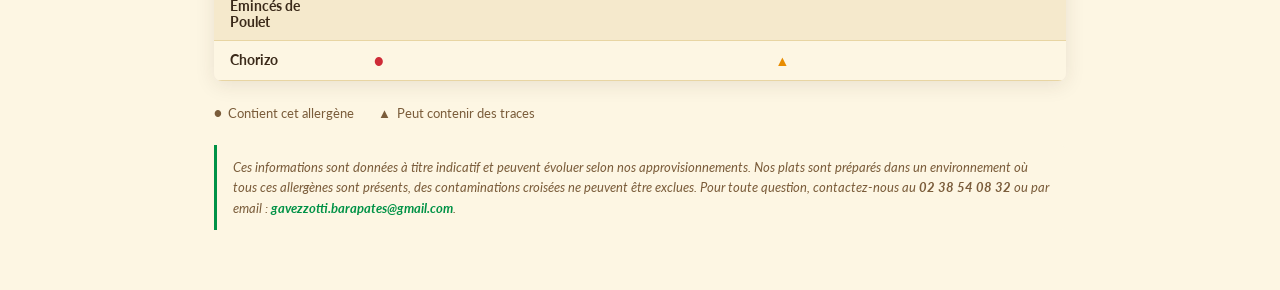
<file: allergenes.html>
<!DOCTYPE html>
<html lang="fr">
<head>
  <meta charset="UTF-8" />
  <meta name="viewport" content="width=device-width, initial-scale=1.0" />
  <title>Allergènes — Gavezzotti, bar à pâtes italien à Orléans</title>
  <link rel="preconnect" href="https://fonts.googleapis.com" />
  <link href="https://fonts.googleapis.com/css2?family=Playfair+Display:ital@1&family=Lato:wght@300;400;700&display=swap" rel="stylesheet" />
  <link rel="icon" type="image/svg+xml" href="images/favicon.svg" />
  <link rel="canonical" href="https://gavezzotti.fr/allergenes.html" />
  <link rel="stylesheet" href="css/style.css" />
  <style>
    .legal-page { max-width: 900px; margin: 0 auto; padding: 120px 24px 60px; }
    .legal-page h1 { font-family: var(--font-serif, serif); font-style: italic; font-size: 2rem; margin-bottom: 12px; }
    .legal-intro { font-size: 0.9rem; color: #7a5c3a; margin-bottom: 36px; line-height: 1.6; }
    .legal-intro strong { color: #ce2b37; }
    .back-link { display: inline-block; margin-bottom: 24px; color: #009246; font-size: 0.9rem; }
    .back-link:hover { text-decoration: underline; }

    /* Tableau desktop */
    .table-wrap { overflow-x: hidden; border-radius: 8px; box-shadow: 0 4px 20px rgba(59,42,26,0.1); margin-bottom: 24px; }
    .allerg-table { width: 100%; min-width: unset; }
    .allerg-cards { display: none; }

    /* Cartes mobile */
    @media (max-width: 768px) {
      .table-wrap { display: none; }

      .allerg-cards { display: flex; flex-direction: column; gap: 10px; margin-bottom: 28px; }
      .allerg-card { background: #fff; border-radius: 10px; padding: 14px 16px; box-shadow: 0 2px 10px rgba(59,42,26,0.1); }
      .allerg-card-name { font-weight: 700; color: #3b2a1a; font-size: 0.95rem; margin-bottom: 8px; }
      .allerg-card-badges { display: flex; flex-wrap: wrap; gap: 6px; }
      .badge { display: inline-block; font-size: 0.72rem; font-weight: 700; padding: 3px 9px; border-radius: 20px; }
      .badge-present { background: #fde8ea; color: #ce2b37; }
      .badge-trace { background: #fff3e0; color: #e67e00; }
      .badge-none { background: #e8f5ee; color: #1a7a40; font-style: italic; }
    }
    .allerg-table { width: 100%; min-width: 620px; border-collapse: collapse; font-size: 0.85rem; }
    .allerg-table thead { background: #3b2a1a; color: #f5e9cc; }
    .allerg-table th { padding: 12px 10px; text-align: center; font-size: 0.72rem; text-transform: uppercase; letter-spacing: 0.05em; line-height: 1.3; }
    .allerg-table th:first-child { text-align: left; padding-left: 16px; min-width: 130px; }
    .allerg-table tbody tr:nth-child(even) { background: #fdf6e3; }
    .allerg-table tbody tr:nth-child(odd) { background: #f5e9cc; }
    .allerg-table td { padding: 10px; text-align: center; border-bottom: 1px solid #e8d5a3; }
    .allerg-table td:first-child { text-align: left; padding-left: 16px; font-weight: 700; color: #3b2a1a; }
    .allerg-table .check { color: #ce2b37; font-size: 1rem; font-weight: 900; }
    .allerg-table .maybe { color: #e88c00; font-size: 0.9rem; }

    .legend { margin-top: 20px; display: flex; gap: 24px; flex-wrap: wrap; font-size: 0.82rem; color: #7a5c3a; }
    .legend span { display: flex; align-items: center; gap: 6px; }

    .section-subtitle { font-family: var(--font-serif, serif); font-style: italic; font-size: 1.2rem; color: #009246; margin: 36px 0 16px; }
    .allerg-note { font-size: 0.8rem; color: #7a5c3a; font-style: italic; margin-top: 24px; line-height: 1.6; background: #fdf6e3; border-left: 3px solid #009246; padding: 12px 16px; border-radius: 0 6px 6px 0; }
  </style>
</head>
<body>
  <header class="site-header">
    <div class="header-inner">
      <a href="index.html" class="logo-wrap">
        <img src="images/title%20Black.png" alt="Gavezzotti" class="header-logo" onerror="this.style.display='none';this.nextElementSibling.style.display='block';" />
        <span class="header-logo-text" style="display:none;">Gavezzotti</span>
      </a>
    </div>
  </header>

  <div class="legal-page">
    <a href="index.html" class="back-link">← Retour au site</a>
    <h1>Liste des allergènes</h1>
    <p class="legal-intro">
      Conformément au <strong>règlement européen (UE) n°1169/2011</strong>, nous vous informons de la présence des 14 allergènes majeurs dans nos plats.<br />
      <strong>En cas d'allergie ou d'intolérance alimentaire, signalez-le impérativement à notre équipe avant de commander.</strong>
    </p>

    <h2 class="section-subtitle">Nos pâtes et sauces</h2>

    <!-- Légende des allergènes en colonnes -->
    <!-- G=Gluten, C=Crustacés, O=Œufs, P=Poissons, An=Arachides, So=Soja, La=Lait, Fr=Fruits à coque, Ce=Céleri, Mo=Moutarde, Se=Sésame, Su=Sulfites, Lu=Lupin, Mo2=Mollusques -->

    <div class="table-wrap">
    <table class="allerg-table">
      <thead>
        <tr>
          <th>Plat / Sauce</th>
          <th>Gluten</th>
          <th>Œufs</th>
          <th>Lait</th>
          <th>Fruits à coque</th>
          <th>Céleri</th>
          <th>Moutarde</th>
          <th>Sulfites</th>
          <th>Arachides</th>
          <th>Soja</th>
          <th>Sésame</th>
          <th>Lupin</th>
        </tr>
      </thead>
      <tbody>
        <tr>
          <td>Pâtes (base)</td>
          <td class="check">●</td>
          <td class="check">●</td>
          <td></td><td></td><td></td><td></td><td></td><td></td><td></td><td></td><td></td>
        </tr>
        <tr>
          <td>Raviolis (base)</td>
          <td class="check">●</td>
          <td class="check">●</td>
          <td class="check">●</td>
          <td></td><td></td><td></td><td></td><td></td><td></td><td></td><td></td>
        </tr>
        <tr>
          <td>Gnocchi (base)</td>
          <td class="check">●</td>
          <td class="check">●</td>
          <td class="check">●</td>
          <td></td><td></td><td></td><td></td><td></td><td></td><td></td><td></td>
        </tr>
        <tr>
          <td>Franconara</td>
          <td class="check">●</td>
          <td class="check">●</td>
          <td class="check">●</td>
          <td></td><td></td><td></td>
          <td class="maybe">▲</td>
          <td></td><td></td><td></td><td></td>
        </tr>
        <tr>
          <td>Gorgonzola</td>
          <td class="check">●</td>
          <td class="check">●</td>
          <td class="check">●</td>
          <td class="check">●</td>
          <td></td><td></td><td></td><td></td><td></td><td></td><td></td>
        </tr>
        <tr>
          <td>Parmiggio</td>
          <td class="check">●</td>
          <td class="check">●</td>
          <td class="check">●</td>
          <td></td><td></td><td></td>
          <td class="maybe">▲</td>
          <td></td><td></td><td></td><td></td>
        </tr>
        <tr>
          <td>Chorizo</td>
          <td class="check">●</td>
          <td class="check">●</td>
          <td class="check">●</td>
          <td></td><td></td><td></td>
          <td class="maybe">▲</td>
          <td></td><td></td><td></td><td></td>
        </tr>
        <tr>
          <td>Bolo</td>
          <td class="check">●</td>
          <td class="check">●</td>
          <td class="maybe">▲</td>
          <td></td><td></td><td></td>
          <td class="maybe">▲</td>
          <td></td><td></td><td></td><td></td>
        </tr>
        <tr>
          <td>Végé ★</td>
          <td></td><td></td><td></td><td></td><td></td><td></td><td></td><td></td><td></td><td></td><td></td>
        </tr>
      </tbody>
    </table>
    </div>

    <p style="font-size:0.8rem;color:#7a5c3a;font-style:italic;margin-bottom:24px;">★ Végé : composition variable selon les légumes de saison. En cas d'allergie, vérifiez les ingrédients du jour auprès de notre équipe.</p>

    <!-- CARTES MOBILE — Pâtes et sauces -->
    <div class="allerg-cards">
      <div class="allerg-card"><div class="allerg-card-name">Pâtes (base)</div><div class="allerg-card-badges"><span class="badge badge-present">Gluten</span><span class="badge badge-present">Œufs</span></div></div>
      <div class="allerg-card"><div class="allerg-card-name">Raviolis (base)</div><div class="allerg-card-badges"><span class="badge badge-present">Gluten</span><span class="badge badge-present">Œufs</span><span class="badge badge-present">Lait</span></div></div>
      <div class="allerg-card"><div class="allerg-card-name">Gnocchi (base)</div><div class="allerg-card-badges"><span class="badge badge-present">Gluten</span><span class="badge badge-present">Œufs</span><span class="badge badge-present">Lait</span></div></div>
      <div class="allerg-card"><div class="allerg-card-name">Franconara</div><div class="allerg-card-badges"><span class="badge badge-present">Gluten</span><span class="badge badge-present">Œufs</span><span class="badge badge-present">Lait</span><span class="badge badge-trace">Sulfites (traces)</span></div></div>
      <div class="allerg-card"><div class="allerg-card-name">Gorgonzola</div><div class="allerg-card-badges"><span class="badge badge-present">Gluten</span><span class="badge badge-present">Œufs</span><span class="badge badge-present">Lait</span><span class="badge badge-present">Fruits à coque</span></div></div>
      <div class="allerg-card"><div class="allerg-card-name">Parmiggio</div><div class="allerg-card-badges"><span class="badge badge-present">Gluten</span><span class="badge badge-present">Œufs</span><span class="badge badge-present">Lait</span><span class="badge badge-trace">Sulfites (traces)</span></div></div>
      <div class="allerg-card"><div class="allerg-card-name">Chorizo</div><div class="allerg-card-badges"><span class="badge badge-present">Gluten</span><span class="badge badge-present">Œufs</span><span class="badge badge-present">Lait</span><span class="badge badge-trace">Sulfites (traces)</span></div></div>
      <div class="allerg-card"><div class="allerg-card-name">Bolo</div><div class="allerg-card-badges"><span class="badge badge-present">Gluten</span><span class="badge badge-present">Œufs</span><span class="badge badge-trace">Lait (traces)</span><span class="badge badge-trace">Sulfites (traces)</span></div></div>
      <div class="allerg-card"><div class="allerg-card-name">Végé ★</div><div class="allerg-card-badges"><span class="badge badge-trace">À vérifier en caisse</span></div></div>
    </div>

    <h2 class="section-subtitle">Bruschettas</h2>
    <div class="table-wrap">
    <table class="allerg-table">
      <thead>
        <tr>
          <th>Bruschetta</th>
          <th>Gluten</th>
          <th>Œufs</th>
          <th>Lait</th>
          <th>Fruits à coque</th>
          <th>Céleri</th>
          <th>Moutarde</th>
          <th>Sulfites</th>
          <th>Arachides</th>
          <th>Soja</th>
          <th>Sésame</th>
          <th>Lupin</th>
        </tr>
      </thead>
      <tbody>
        <tr>
          <td>Pollo</td>
          <td class="check">●</td>
          <td class="maybe">▲</td>
          <td class="check">●</td>
          <td></td><td></td><td></td><td></td><td></td><td></td><td></td><td></td>
        </tr>
        <tr>
          <td>Pescare ★</td>
          <td class="check">●</td>
          <td class="maybe">▲</td>
          <td class="check">●</td>
          <td></td><td></td><td></td><td></td><td></td><td></td><td></td><td></td>
        </tr>
        <tr>
          <td>Burrata</td>
          <td class="check">●</td>
          <td class="maybe">▲</td>
          <td class="check">●</td>
          <td></td><td></td><td></td><td></td><td></td><td></td><td></td><td></td>
        </tr>
        <tr>
          <td>Chorizo</td>
          <td class="check">●</td>
          <td class="maybe">▲</td>
          <td class="check">●</td>
          <td></td><td></td><td></td>
          <td class="maybe">▲</td>
          <td></td><td></td><td></td><td></td>
        </tr>
      </tbody>
    </table>
    </div>
    <p style="font-size:0.8rem;color:#7a5c3a;font-style:italic;margin-bottom:6px;">★ Pescare contient de la <strong>truite fumée (poisson)</strong>, allergène majeur non listé en colonne.</p>
    <p style="font-size:0.8rem;color:#7a5c3a;font-style:italic;margin-bottom:24px;">▲ Œufs : selon le pain utilisé, peut contenir des traces d'œufs.</p>

    <!-- CARTES MOBILE — Bruschettas -->
    <div class="allerg-cards">
      <div class="allerg-card"><div class="allerg-card-name">Pollo</div><div class="allerg-card-badges"><span class="badge badge-present">Gluten</span><span class="badge badge-present">Lait</span><span class="badge badge-trace">Œufs (traces)</span></div></div>
      <div class="allerg-card"><div class="allerg-card-name">Pescare ★</div><div class="allerg-card-badges"><span class="badge badge-present">Gluten</span><span class="badge badge-present">Lait</span><span class="badge badge-present">Poissons</span><span class="badge badge-trace">Œufs (traces)</span></div></div>
      <div class="allerg-card"><div class="allerg-card-name">Burrata</div><div class="allerg-card-badges"><span class="badge badge-present">Gluten</span><span class="badge badge-present">Lait</span><span class="badge badge-trace">Œufs (traces)</span></div></div>
      <div class="allerg-card"><div class="allerg-card-name">Chorizo</div><div class="allerg-card-badges"><span class="badge badge-present">Gluten</span><span class="badge badge-present">Lait</span><span class="badge badge-trace">Œufs (traces)</span><span class="badge badge-trace">Sulfites (traces)</span></div></div>
    </div>

    <h2 class="section-subtitle">Suppléments</h2>
    <div class="table-wrap">
    <table class="allerg-table">
      <thead>
        <tr>
          <th>Supplément</th>
          <th>Gluten</th>
          <th>Œufs</th>
          <th>Lait</th>
          <th>Fruits à coque</th>
          <th>Céleri</th>
          <th>Moutarde</th>
          <th>Sulfites</th>
          <th>Arachides</th>
          <th>Soja</th>
          <th>Sésame</th>
          <th>Lupin</th>
        </tr>
      </thead>
      <tbody>
        <tr>
          <td>Parmesan</td>
          <td></td><td></td>
          <td class="check">●</td>
          <td></td><td></td><td></td><td></td><td></td><td></td><td></td><td></td>
        </tr>
        <tr>
          <td>Mozzarella Râpée</td>
          <td></td><td></td>
          <td class="check">●</td>
          <td></td><td></td><td></td><td></td><td></td><td></td><td></td><td></td>
        </tr>
        <tr>
          <td>Mozzarella Burrata</td>
          <td></td><td></td>
          <td class="check">●</td>
          <td></td><td></td><td></td><td></td><td></td><td></td><td></td><td></td>
        </tr>
        <tr>
          <td>Éclats de Noix</td>
          <td></td><td></td><td></td>
          <td class="check">●</td>
          <td></td><td></td><td></td><td></td><td></td><td></td><td></td>
        </tr>
        <tr>
          <td>Oignons Frits</td>
          <td class="maybe">▲</td>
          <td></td><td></td><td></td><td></td><td></td><td></td><td></td><td></td><td></td><td></td>
        </tr>
        <tr>
          <td>Jaune d'Œuf</td>
          <td></td>
          <td class="check">●</td>
          <td></td><td></td><td></td><td></td><td></td><td></td><td></td><td></td><td></td>
        </tr>
        <tr>
          <td>Émincés de Poulet</td>
          <td></td><td></td><td></td><td></td><td></td><td></td><td></td><td></td><td></td><td></td><td></td>
        </tr>
        <tr>
          <td>Chorizo</td>
          <td class="check">●</td>
          <td></td><td></td><td></td><td></td><td></td>
          <td class="maybe">▲</td>
          <td></td><td></td><td></td><td></td>
        </tr>
      </tbody>
    </table>
    </div>

    <!-- CARTES MOBILE — Suppléments -->
    <div class="allerg-cards">
      <div class="allerg-card"><div class="allerg-card-name">Parmesan</div><div class="allerg-card-badges"><span class="badge badge-present">Lait</span></div></div>
      <div class="allerg-card"><div class="allerg-card-name">Mozzarella Râpée</div><div class="allerg-card-badges"><span class="badge badge-present">Lait</span></div></div>
      <div class="allerg-card"><div class="allerg-card-name">Mozzarella Burrata</div><div class="allerg-card-badges"><span class="badge badge-present">Lait</span></div></div>
      <div class="allerg-card"><div class="allerg-card-name">Éclats de Noix</div><div class="allerg-card-badges"><span class="badge badge-present">Fruits à coque</span></div></div>
      <div class="allerg-card"><div class="allerg-card-name">Oignons Frits</div><div class="allerg-card-badges"><span class="badge badge-trace">Gluten (traces)</span></div></div>
      <div class="allerg-card"><div class="allerg-card-name">Jaune d'Œuf</div><div class="allerg-card-badges"><span class="badge badge-present">Œufs</span></div></div>
      <div class="allerg-card"><div class="allerg-card-name">Émincés de Poulet</div><div class="allerg-card-badges"><span class="badge badge-none">Aucun allergène majeur</span></div></div>
      <div class="allerg-card"><div class="allerg-card-name">Chorizo</div><div class="allerg-card-badges"><span class="badge badge-present">Gluten</span><span class="badge badge-trace">Sulfites (traces)</span></div></div>
    </div>

    <div class="legend">
      <span><strong class="check">●</strong> Contient cet allergène</span>
      <span><strong class="maybe">▲</strong> Peut contenir des traces</span>
    </div>

    <p class="allerg-note">
      Ces informations sont données à titre indicatif et peuvent évoluer selon nos approvisionnements.
      Nos plats sont préparés dans un environnement où tous ces allergènes sont présents, des contaminations croisées ne peuvent être exclues.
      Pour toute question, contactez-nous au <strong>02 38 54 08 32</strong> ou par email : <strong><a href="mailto:gavezzotti.barapates@gmail.com" style="color:#009246;">gavezzotti.barapates@gmail.com</a></strong>.
    </p>
  </div>
</body>
</html>
</file>
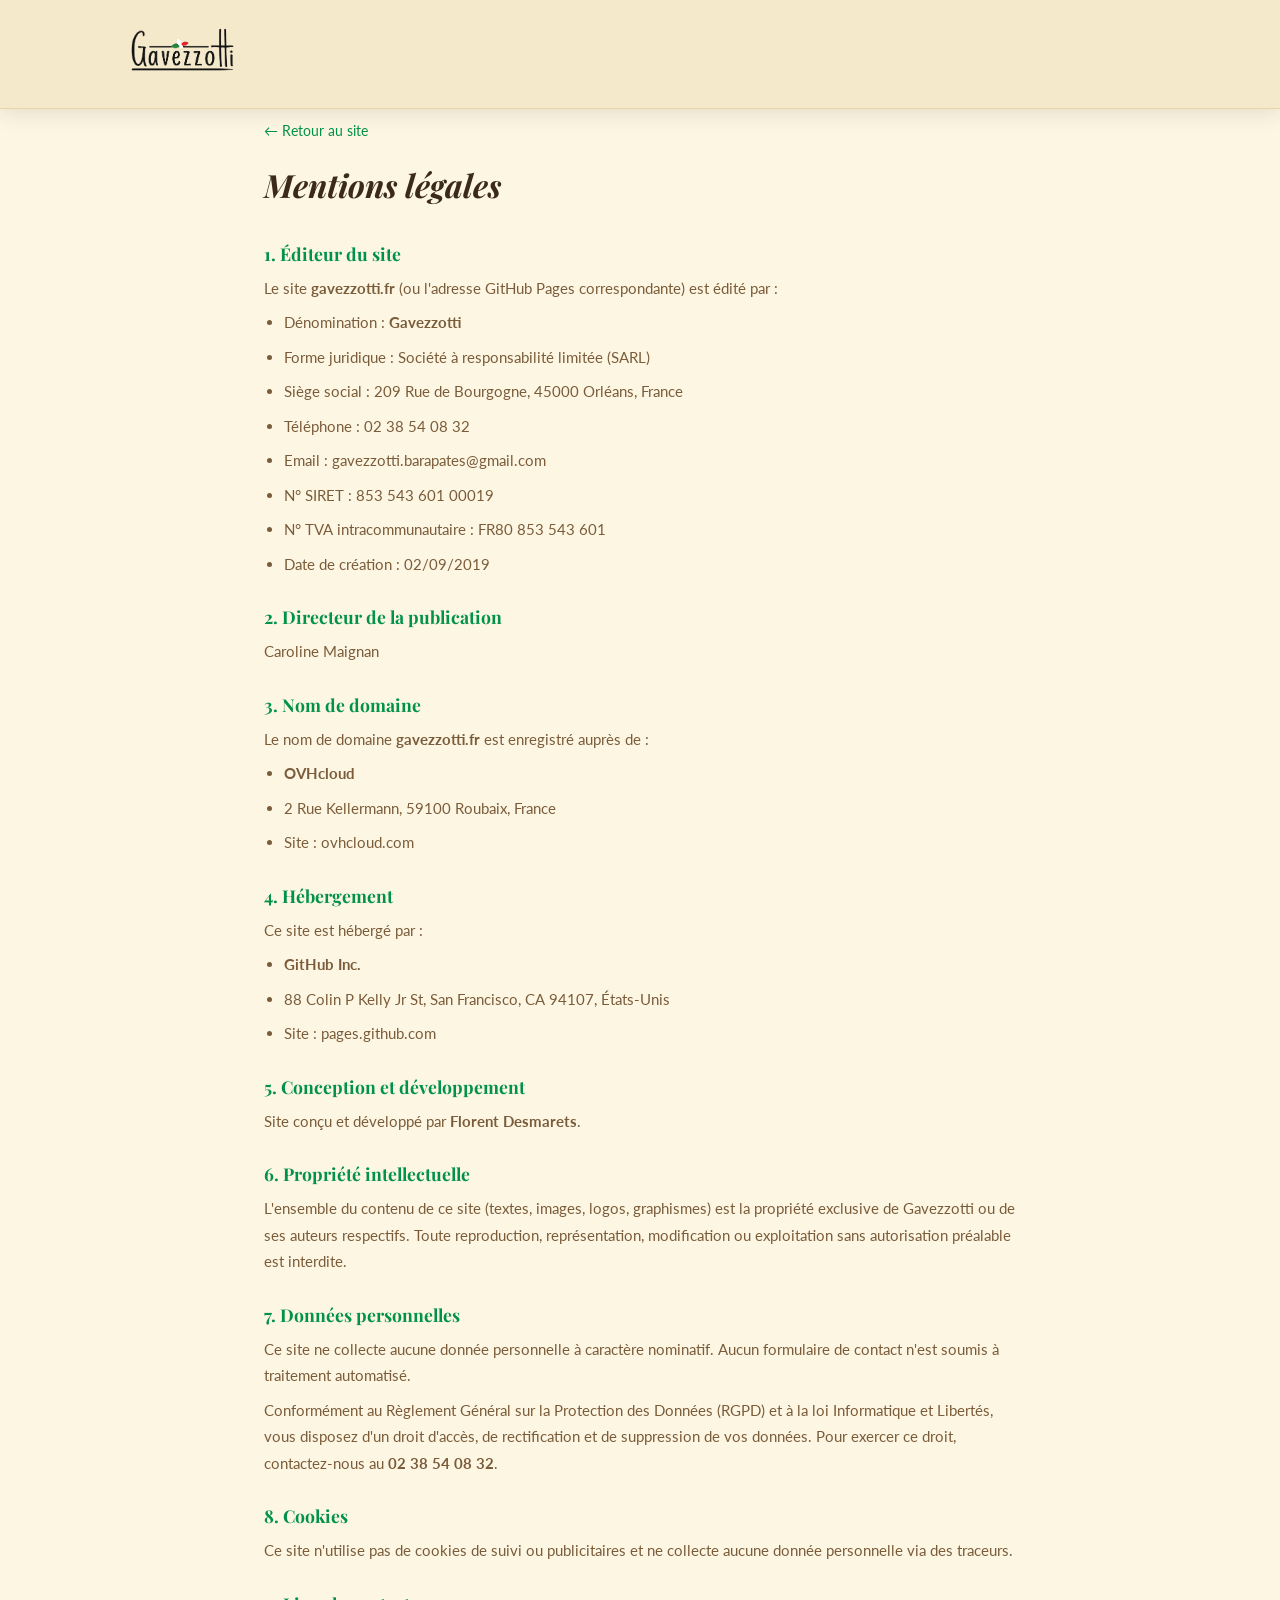
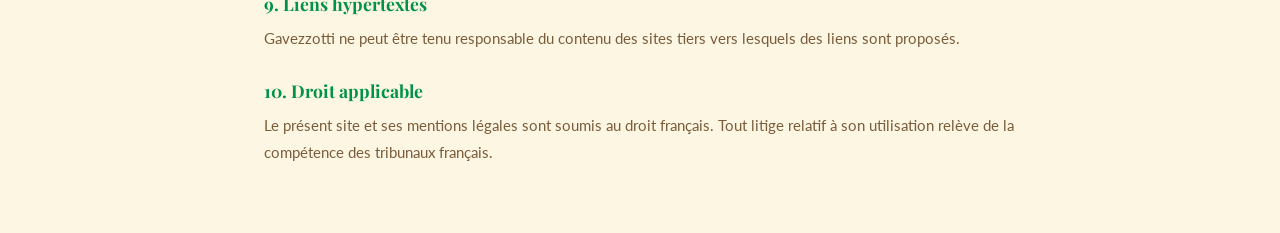
<file: mentions-legales.html>
<!DOCTYPE html>
<html lang="fr">
<head>
  <meta charset="UTF-8" />
  <meta name="viewport" content="width=device-width, initial-scale=1.0" />
  <title>Mentions légales — Gavezzotti, bar à pâtes italien à Orléans</title>
  <link rel="preconnect" href="https://fonts.googleapis.com" />
  <link href="https://fonts.googleapis.com/css2?family=Playfair+Display:ital@1&family=Lato:wght@300;400;700&display=swap" rel="stylesheet" />
  <link rel="icon" type="image/svg+xml" href="images/favicon.svg" />
  <meta name="robots" content="noindex" />
  <link rel="canonical" href="https://gavezzotti.fr/mentions-legales.html" />
  <link rel="stylesheet" href="css/style.css" />
  <style>
    .legal-page { max-width: 800px; margin: 0 auto; padding: 120px 24px 60px; }
    .legal-page h1 { font-family: var(--font-serif, serif); font-style: italic; font-size: 2rem; margin-bottom: 36px; }
    .legal-page h2 { font-family: var(--font-serif, serif); font-size: 1.1rem; margin: 28px 0 10px; color: #009246; }
    .legal-page p, .legal-page li { font-size: 0.92rem; line-height: 1.8; color: #7a5c3a; margin-bottom: 8px; }
    .legal-page ul { padding-left: 20px; list-style: disc; }
    .back-link { display: inline-block; margin-bottom: 24px; color: #009246; font-size: 0.9rem; }
    .back-link:hover { text-decoration: underline; }
  </style>
</head>
<body>
  <header class="site-header">
    <div class="header-inner">
      <a href="index.html" class="logo-wrap">
        <img src="images/title%20Black.png" alt="Gavezzotti" class="header-logo" onerror="this.style.display='none';this.nextElementSibling.style.display='block';" />
        <span class="header-logo-text" style="display:none;">Gavezzotti</span>
      </a>
    </div>
  </header>

  <div class="legal-page">
    <a href="index.html" class="back-link">← Retour au site</a>
    <h1>Mentions légales</h1>

    <h2>1. Éditeur du site</h2>
    <p>Le site <strong>gavezzotti.fr</strong> (ou l'adresse GitHub Pages correspondante) est édité par :</p>
    <ul>
      <li>Dénomination : <strong>Gavezzotti</strong></li>
      <li>Forme juridique : Société à responsabilité limitée (SARL)</li>
      <li>Siège social : 209 Rue de Bourgogne, 45000 Orléans, France</li>
      <li>Téléphone : 02 38 54 08 32</li>
      <li>Email : <a href="mailto:gavezzotti.barapates@gmail.com">gavezzotti.barapates@gmail.com</a></li>
      <li>N° SIRET : 853 543 601 00019</li>
      <li>N° TVA intracommunautaire : FR80 853 543 601</li>
      <li>Date de création : 02/09/2019</li>
    </ul>

    <h2>2. Directeur de la publication</h2>
    <p>Caroline Maignan</p>

    <h2>3. Nom de domaine</h2>
    <p>Le nom de domaine <strong>gavezzotti.fr</strong> est enregistré auprès de :</p>
    <ul>
      <li><strong>OVHcloud</strong></li>
      <li>2 Rue Kellermann, 59100 Roubaix, France</li>
      <li>Site : <a href="https://www.ovhcloud.com" target="_blank" rel="noopener">ovhcloud.com</a></li>
    </ul>

    <h2>4. Hébergement</h2>
    <p>Ce site est hébergé par :</p>
    <ul>
      <li><strong>GitHub Inc.</strong></li>
      <li>88 Colin P Kelly Jr St, San Francisco, CA 94107, États-Unis</li>
      <li>Site : <a href="https://pages.github.com" target="_blank" rel="noopener">pages.github.com</a></li>
    </ul>

    <h2>5. Conception et développement</h2>
    <p>Site conçu et développé par <strong>Florent Desmarets</strong>.</p>

    <h2>6. Propriété intellectuelle</h2>
    <p>L'ensemble du contenu de ce site (textes, images, logos, graphismes) est la propriété exclusive de Gavezzotti ou de ses auteurs respectifs. Toute reproduction, représentation, modification ou exploitation sans autorisation préalable est interdite.</p>

    <h2>7. Données personnelles</h2>
    <p>Ce site ne collecte aucune donnée personnelle à caractère nominatif. Aucun formulaire de contact n'est soumis à traitement automatisé.</p>
    <p>Conformément au Règlement Général sur la Protection des Données (RGPD) et à la loi Informatique et Libertés, vous disposez d'un droit d'accès, de rectification et de suppression de vos données. Pour exercer ce droit, contactez-nous au <strong><a href="tel:+33238540832">02 38 54 08 32</a></strong>.</p>

    <h2>8. Cookies</h2>
    <p>Ce site n'utilise pas de cookies de suivi ou publicitaires et ne collecte aucune donnée personnelle via des traceurs.</p>

    <h2>9. Liens hypertextes</h2>
    <p>Gavezzotti ne peut être tenu responsable du contenu des sites tiers vers lesquels des liens sont proposés.</p>

    <h2>10. Droit applicable</h2>
    <p>Le présent site et ses mentions légales sont soumis au droit français. Tout litige relatif à son utilisation relève de la compétence des tribunaux français.</p>
  </div>
</body>
</html>
</file>
<file: css/style.css>
/* ===== VARIABLES ===== */
:root {
  --beige: #f5e9cc;
  --beige-dark: #e8d5a3;
  --beige-light: #fdf6e3;
  --brown: #3b2a1a;
  --brown-light: #7a5c3a;
  --green-it: #009246;
  --red-it: #ce2b37;
  --white: #ffffff;
  --shadow: 0 4px 20px rgba(59,42,26,0.12);
  --font-serif: 'Playfair Display', Georgia, serif;
  --font-sans: 'Lato', sans-serif;
  --transition: 0.3s ease;
}

/* ===== RESET ===== */
*, *::before, *::after { box-sizing: border-box; margin: 0; padding: 0; }
html {
  scroll-behavior: smooth;
  overflow-x: hidden;
}
body {
  font-family: var(--font-sans);
  background: var(--beige-light);
  color: var(--brown);
  overflow-x: hidden;
  max-width: 100vw;
}
img { max-width: 100%; display: block; }
a { text-decoration: none; color: inherit; }
ul { list-style: none; }

/* ===== HEADER ===== */
.site-header {
  position: fixed;
  top: 0; left: 0; right: 0;
  z-index: 100;
  background: var(--beige);
  border-bottom: 1px solid var(--beige-dark);
  box-shadow: var(--shadow);
}
.header-inner {
  display: flex;
  align-items: center;
  justify-content: space-between;
  padding: 10px 24px;
  max-width: 1100px;
  margin: 0 auto;
}
.logo-wrap { cursor: pointer; user-select: none; }
.header-logo { height: 88px; width: auto; }
.header-logo-text {
  font-family: var(--font-serif);
  font-size: 1.8rem;
  font-style: italic;
  color: var(--brown);
}

/* Header right group */
.header-right {
  display: flex;
  align-items: center;
  gap: 14px;
}
.header-actions {
  display: flex;
  align-items: center;
  gap: 10px;
}
.open-badge {
  font-size: 0.75rem;
  font-weight: 700;
  padding: 4px 10px;
  border-radius: 20px;
  letter-spacing: 0.03em;
  white-space: nowrap;
}
.open-badge.is-open  { background: #d4edda; color: #155724; }
.open-badge.is-closed { background: #f8d7da; color: #721c24; }

.header-phone-btn {
  display: flex;
  align-items: center;
  gap: 7px;
  background: var(--green-it);
  color: #fff;
  padding: 7px 14px;
  border-radius: 24px;
  font-size: 0.82rem;
  font-weight: 700;
  text-decoration: none;
  transition: background var(--transition), transform var(--transition);
  white-space: nowrap;
}
.header-phone-btn:hover { background: #007a38; transform: scale(1.04); }

/* ===== À EMPORTER ===== */
.takeaway-section {
  background: var(--brown);
  padding: 32px 0;
}
.takeaway-inner {
  display: flex !important;
  align-items: center;
  justify-content: space-between;
  gap: 24px;
  flex-wrap: wrap;
}
.takeaway-text {
  display: flex;
  align-items: center;
  gap: 18px;
  color: var(--beige);
  flex: 1;
}
.takeaway-icon { font-size: 2.2rem; flex-shrink: 0; line-height: 1; }
.takeaway-text strong {
  display: block;
  font-family: var(--font-serif);
  font-size: 1.25rem;
  font-style: italic;
  color: var(--beige);
  margin-bottom: 4px;
}
.takeaway-text p { font-size: 0.88rem; color: var(--beige-dark); margin: 0; }
.takeaway-cta {
  display: inline-flex;
  align-items: center;
  gap: 10px;
  background: var(--green-it);
  color: #fff;
  padding: 14px 32px;
  border-radius: 30px;
  font-size: 1rem;
  font-weight: 700;
  text-decoration: none;
  white-space: nowrap;
  transition: background var(--transition), transform var(--transition);
  box-shadow: 0 4px 20px rgba(0,146,70,0.4);
  flex-shrink: 0;
}
.takeaway-cta:hover { background: #007a38; transform: scale(1.04); }
.takeaway-btns { display: flex; align-items: center; gap: 12px; flex-wrap: wrap; flex-shrink: 0; }
.takeaway-deliveroo { background: #00ccbc; }
.takeaway-deliveroo:hover { background: #00a89a; }
.takeaway-ubereats { background: #000; }
.takeaway-ubereats:hover { background: #222; }

.social-delivery {
  display: flex;
  align-items: center;
  justify-content: center;
  width: 38px; height: 38px;
  border-radius: 50%;
  padding: 6px;
  transition: transform var(--transition);
}
.deliveroo-btn { background: #00ccbc; }
.deliveroo-btn:hover { background: #00a89a; transform: scale(1.1); }
.ubereats-btn { background: #000; }
.ubereats-btn:hover { background: #333; transform: scale(1.1); }

/* Burger = drapeau italien */
.burger-btn {
  background: none;
  border: none;
  cursor: pointer;
  display: flex;
  flex-direction: column;
  gap: 5px;
  padding: 4px;
}
.flag-bar {
  display: block;
  width: 30px;
  height: 4px;
  border-radius: 2px;
  transition: var(--transition);
}
.flag-bar.green  { background: var(--green-it); }
.flag-bar.white  { background: #fff; }
.flag-bar.red    { background: var(--red-it); }
.burger-btn:hover .flag-bar { transform: scaleX(1.1); }

/* ===== MENU LATÉRAL ===== */
.menu-overlay {
  position: fixed;
  inset: 0;
  background: rgba(0,0,0,0.45);
  z-index: 200;
  opacity: 0;
  pointer-events: none;
  transition: opacity var(--transition);
}
.menu-overlay.open { opacity: 1; pointer-events: all; }

.side-menu {
  position: fixed;
  top: 0; right: 0;
  width: 280px;
  height: 100%;
  background: var(--beige);
  z-index: 300;
  padding: 32px 28px;
  transform: translateX(100%);
  transition: transform 0.35s cubic-bezier(0.4,0,0.2,1);
  box-shadow: -4px 0 24px rgba(0,0,0,0.15);
  display: flex;
  flex-direction: column;
  gap: 32px;
}
.side-menu.open { transform: translateX(0); }

.menu-close {
  position: absolute;
  top: 16px; right: 20px;
  background: none;
  border: none;
  font-size: 1.4rem;
  cursor: pointer;
  color: var(--red-it);
  font-weight: bold;
  line-height: 1;
}

.menu-logo img { height: 48px; }
.logo-text-fallback {
  font-family: var(--font-serif);
  font-size: 1.6rem;
  font-style: italic;
  color: var(--brown);
}

.menu-links { margin-top: 16px; }
.menu-links li { border-bottom: 1px solid var(--beige-dark); }
.menu-links a {
  display: block;
  padding: 18px 4px;
  font-family: var(--font-serif);
  font-size: 1.05rem;
  color: var(--brown);
  transition: color var(--transition), padding-left var(--transition);
}
.menu-links a:hover {
  color: var(--red-it);
  padding-left: 10px;
}
.menu-allergenes {
  margin-top: 12px;
  border-bottom: none !important;
}
.menu-allergenes a {
  display: inline-block;
  background: var(--green-it);
  color: #fff !important;
  font-family: var(--font-sans) !important;
  font-size: 0.88rem !important;
  font-weight: 700;
  padding: 10px 18px !important;
  border-radius: 30px;
  letter-spacing: 0.02em;
  transition: background 0.3s ease, transform 0.2s ease !important;
}
.menu-allergenes a:hover {
  background: #007a38;
  color: #fff !important;
  padding-left: 18px !important;
  transform: translateY(-1px);
}

/* ===== HERO ===== */
.hero-section {
  position: relative;
  height: 100vh;
  min-height: 500px;
  display: flex;
  align-items: center;
  justify-content: center;
  overflow: hidden;
}
.hero-bg {
  position: absolute;
  inset: 0;
}
.hero-img {
  width: 100%;
  height: 100%;
  object-fit: cover;
  object-position: center;
}
.hero-overlay {
  position: absolute;
  inset: 0;
  background: linear-gradient(to bottom, rgba(0,0,0,0.35) 0%, rgba(0,0,0,0.55) 100%);
}
.hero-content {
  position: relative;
  z-index: 2;
  text-align: center;
  color: var(--white);
  padding: 0 20px;
}
@keyframes heroFadeUp {
  from { opacity: 0; transform: translateY(28px); }
  to   { opacity: 1; transform: translateY(0); }
}
.hero-title {
  font-family: var(--font-serif);
  font-size: clamp(3rem, 7vw, 6rem);
  font-style: italic;
  text-shadow: 0 2px 12px rgba(0,0,0,0.5);
  margin-bottom: 12px;
  animation: heroFadeUp 1s cubic-bezier(0.4,0,0.2,1) 0.4s both;
}
.hero-subtitle {
  font-family: var(--font-sans);
  font-size: clamp(0.9rem, 2.5vw, 1.2rem);
  letter-spacing: 0.12em;
  text-transform: uppercase;
  opacity: 0.9;
  margin-bottom: 48px;
  animation: heroFadeUp 1s cubic-bezier(0.4,0,0.2,1) 0.7s both;
}
.hero-arrow { animation: heroFadeUp 1s cubic-bezier(0.4,0,0.2,1) 1s both; }
.hero-arrow {
  display: inline-flex;
  flex-direction: column;
  align-items: center;
  gap: 6px;
  color: var(--white);
  opacity: 0.8;
  transition: opacity var(--transition), transform var(--transition);
  animation: bounce 2s ease-in-out infinite;
}
.hero-arrow svg { width: 28px; height: 28px; }
.hero-arrow span { font-size: 0.75rem; letter-spacing: 0.1em; text-transform: uppercase; }
.hero-arrow:hover { opacity: 1; }

@keyframes bounce {
  0%, 100% { transform: translateY(0); }
  50% { transform: translateY(8px); }
}

/* ===== SECTIONS COMMUNES ===== */
.section { padding: 48px 0; }
.container { max-width: 1000px; margin: 0 auto; padding: 0 24px; }
.section-title {
  font-family: var(--font-serif);
  font-size: clamp(1.6rem, 4vw, 2.4rem);
  font-style: italic;
  color: var(--brown);
  margin-bottom: 36px;
  position: relative;
}
.section-title::after {
  content: '';
  display: block;
  width: 50px;
  height: 3px;
  background: linear-gradient(to right, var(--green-it) 33%, #ffffff 33%, #ffffff 66%, var(--red-it) 66%);
  margin-top: 10px;
  border-radius: 2px;
}
.section-title.centered { text-align: center; }
.section-title.centered::after { margin: 10px auto 0; }

/* ===== QUI SOMMES NOUS ===== */
.qsn-section { background: var(--beige); }

/* Travaux block */
.famille-block {
  margin-top: 48px;
  text-align: center;
}
.famille-photo {
  width: 100%;
  max-width: 580px;
  height: 340px;
  object-fit: cover;
  object-position: center top;
  border-radius: 12px;
  box-shadow: 0 8px 32px rgba(59,42,26,0.15);
}
.famille-legende {
  margin-top: 10px;
  font-size: 0.85rem;
  color: var(--brown-light);
  font-style: italic;
}
.travaux-block { margin-top: 56px; }
.travaux-titre {
  font-family: var(--font-serif);
  font-style: italic;
  font-size: 1.5rem;
  color: var(--brown);
  margin-bottom: 6px;
  text-align: center;
}
.travaux-sous-titre {
  text-align: center;
  font-size: 0.85rem;
  color: var(--brown-light);
  margin-bottom: 20px;
}

/* Avant / Après slider */
.aa-slider {
  position: relative;
  width: 100%;
  height: 420px;
  border-radius: 14px;
  overflow: hidden;
  cursor: ew-resize;
  user-select: none;
  box-shadow: 0 8px 32px rgba(59,42,26,0.18);
}
.aa-after-layer,
.aa-before-layer {
  position: absolute;
  inset: 0;
}
.aa-after-layer img,
.aa-before-layer img {
  width: 100%;
  height: 100%;
  object-fit: cover;
  object-position: left center;
  display: block;
  pointer-events: none;
}
.aa-before-layer {
  position: absolute;
  inset: 0;
  clip-path: inset(0 50% 0 0);
}
.aa-before-layer img {
  width: 100%;
  height: 100%;
  object-fit: cover;
  object-position: 58% center;
}
.aa-label {
  position: absolute;
  bottom: 16px;
  background: rgba(0,0,0,0.55);
  color: #fff;
  font-size: 0.78rem;
  font-weight: 700;
  letter-spacing: 0.08em;
  text-transform: uppercase;
  padding: 5px 12px;
  border-radius: 20px;
}
.aa-label-left  { left: 14px; }
.aa-label-right { right: 14px; }
.aa-handle {
  position: absolute;
  top: 0;
  left: 50%;
  transform: translateX(-50%);
  width: 4px;
  height: 100%;
  background: #fff;
  z-index: 10;
  display: flex;
  align-items: center;
  justify-content: center;
}
.aa-handle-circle {
  width: 40px;
  height: 40px;
  background: #fff;
  border-radius: 50%;
  display: flex;
  align-items: center;
  justify-content: center;
  font-size: 1.1rem;
  color: var(--brown);
  box-shadow: 0 2px 10px rgba(0,0,0,0.25);
  flex-shrink: 0;
}

/* Grille pendant les travaux */
.travaux-carousel-wrap {
  position: relative;
  display: flex;
  align-items: center;
  gap: 12px;
  margin-top: 16px;
}
.travaux-carousel-viewport {
  overflow: hidden;
  border-radius: 10px;
  flex: 1;
}
.travaux-carousel-track {
  display: flex;
  gap: 12px;
  transition: transform 0.4s ease;
}
.travaux-carousel-track img {
  flex-shrink: 0;
  height: 220px;
  object-fit: cover;
  object-position: center center;
  border-radius: 8px;
  box-shadow: var(--shadow);
  display: block;
}
.travaux-btn {
  background: var(--brown);
  color: #fff;
  border: none;
  border-radius: 50%;
  width: 38px;
  height: 38px;
  font-size: 1.1rem;
  cursor: pointer;
  flex-shrink: 0;
  transition: background 0.2s;
}
.travaux-btn:hover { background: var(--green-it); }
.qsn-inner {
  display: grid;
  grid-template-columns: 1fr 1fr;
  gap: 48px;
  align-items: center;
}
.qsn-text p {
  font-size: 1rem;
  line-height: 1.75;
  color: var(--brown-light);
  margin-bottom: 16px;
}
.qsn-photo {
  display: flex;
  flex-direction: column;
  gap: 12px;
}
.qsn-photo img {
  border-radius: 8px;
  box-shadow: var(--shadow);
  width: 100%;
  height: 480px;
  object-fit: cover;
  object-position: center top;
}
.qsn-famille .qsn-photo img { height: 340px; object-position: center 60%; }
.qsn-famille { margin-top: 40px; }

/* ===== ÉVÉNEMENTS ===== */
.events-section { background: var(--brown); }
.events-section .section-title { color: var(--beige); }
.events-section .section-title::after { background: linear-gradient(to right, var(--green-it) 33%, #ffffff 33%, #ffffff 66%, var(--red-it) 66%); }
.events-intro {
  text-align: center;
  color: var(--beige-dark);
  font-size: 1rem;
  line-height: 1.7;
  max-width: 620px;
  margin: 0 auto 40px;
}
.events-grid {
  display: grid;
  grid-template-columns: repeat(3, 1fr);
  gap: 24px;
  margin-bottom: 36px;
}
.event-card {
  background: rgba(255,255,255,0.07);
  border: 1px solid rgba(255,255,255,0.12);
  border-radius: 12px;
  padding: 32px 24px;
  text-align: center;
  transition: background 0.3s, transform 0.3s;
}
.event-card:hover {
  background: rgba(255,255,255,0.12);
  transform: translateY(-4px);
}
.event-icon { font-size: 2.2rem; margin-bottom: 14px; }
.event-card h3 {
  font-family: var(--font-serif);
  font-size: 1.1rem;
  font-style: italic;
  color: var(--beige);
  margin-bottom: 10px;
}
.event-card p { font-size: 0.88rem; color: var(--beige-dark); line-height: 1.65; }
.events-photos {
  display: grid;
  grid-template-columns: repeat(3, 1fr);
  gap: 12px;
  margin: 32px 0;
}
.event-photo {
  border-radius: 10px;
  overflow: hidden;
  height: 200px;
}
.event-photo img {
  width: 100%;
  height: 100%;
  object-fit: cover;
  transition: transform 0.5s ease;
  display: block;
}
.event-photo:hover img { transform: scale(1.05); }
.events-cta { text-align: center; }
.btn-cta {
  display: inline-block;
  padding: 14px 36px;
  background: var(--green-it);
  color: #fff;
  border-radius: 30px;
  font-size: 0.95rem;
  font-weight: 700;
  letter-spacing: 0.04em;
  text-decoration: none;
  transition: background 0.25s, transform 0.25s;
}
.btn-cta:hover { background: #007a38; transform: scale(1.04); }

/* ===== SUGGESTIONS ===== */
.suggestions-section { background: var(--beige-light); }
.suggestions-grid {
  display: grid;
  grid-template-columns: 1fr 1fr;
  gap: 2px;
  border: 2px solid var(--beige-dark);
  border-radius: 8px;
  overflow: hidden;
  background: var(--beige-dark);
  box-shadow: var(--shadow);
}
.suggestion-card {
  background: var(--beige);
  padding: 28px 24px;
  display: flex;
  flex-direction: column;
  align-items: center;
  gap: 12px;
  text-align: center;
}
.suggestion-card h3 {
  font-family: var(--font-serif);
  font-size: 1.15rem;
  background: var(--beige-dark);
  padding: 6px 20px;
  border-radius: 20px;
  font-style: italic;
}
.suggestion-card img {
  width: 100%;
  max-width: 200px;
  height: 160px;
  object-fit: cover;
  border-radius: 6px;
  box-shadow: 0 2px 10px rgba(0,0,0,0.1);
}
.suggestion-prix {
  font-family: var(--font-serif);
  font-size: 1.1rem;
  font-weight: 700;
  color: var(--brown);
}
.suggestion-desc {
  font-size: 0.88rem;
  color: var(--brown-light);
  line-height: 1.5;
}

/* Skeletons */
.loading-card { animation: pulse 1.4s ease-in-out infinite; }
.skeleton { background: var(--beige-dark); border-radius: 4px; }
.skeleton-title { width: 60%; height: 28px; border-radius: 20px; margin: 0 auto; }
.skeleton-img { width: 180px; height: 140px; border-radius: 6px; margin: 8px auto; }
.skeleton-price { width: 40px; height: 20px; margin: 0 auto; }
.skeleton-desc { width: 80%; height: 40px; margin: 0 auto; }
@keyframes pulse {
  0%, 100% { opacity: 1; }
  50% { opacity: 0.5; }
}

/* ===== CARTE ===== */
.carte-section { background: var(--beige); }

.formules-grid {
  display: flex;
  justify-content: center;
  gap: 20px;
  flex-wrap: wrap;
  margin-bottom: 12px;
}
.formule-circle {
  width: 130px;
  height: 130px;
  border-radius: 50%;
  background: var(--brown);
  display: flex;
  align-items: center;
  justify-content: center;
  box-shadow: var(--shadow);
  transition: transform var(--transition);
}
.formule-circle:hover { transform: scale(1.05); }
.formule-enfant { background: var(--brown-light); }
.circle-inner {
  display: flex;
  flex-direction: column;
  align-items: center;
  color: var(--beige);
  text-align: center;
  gap: 2px;
}
.formule-nom { font-size: 0.75rem; font-weight: 700; text-transform: uppercase; letter-spacing: 0.05em; line-height: 1.2; }
.formule-prix { font-family: var(--font-serif); font-size: 1.4rem; font-weight: 700; }
.formule-sub { font-size: 0.6rem; text-transform: uppercase; opacity: 0.7; }
.formule-prix-f { font-family: var(--font-serif); font-size: 0.95rem; opacity: 0.85; }
.formule-note {
  text-align: center;
  font-size: 0.82rem;
  color: var(--brown-light);
  margin-bottom: 48px;
  font-style: italic;
}
.formule-note.top { margin-bottom: 16px; margin-top: 0; font-size: 0.8rem; letter-spacing: 0.08em; text-transform: uppercase; }
.sauce-note { font-size: 0.75rem; color: var(--brown-light); font-style: italic; margin-top: 10px; }

.carte-columns {
  display: grid;
  grid-template-columns: 1fr 1fr;
  gap: 40px;
  align-items: start;
}
.carte-subtitle {
  font-family: var(--font-serif);
  font-size: 1rem;
  font-style: italic;
  text-transform: uppercase;
  letter-spacing: 0.08em;
  margin-bottom: 16px;
  color: var(--brown);
}

.sauce-table { width: 100%; border-collapse: collapse; }
.sauce-table tr { border-bottom: 1px solid var(--beige-dark); }
.sauce-table td { padding: 10px 4px; font-size: 0.88rem; vertical-align: top; }
.sauce-name { font-weight: 700; white-space: nowrap; padding-right: 12px; width: 110px; }
.sauce-desc { color: var(--brown-light); font-size: 0.82rem; }

.supplements-box, .desserts-box {
  background: var(--beige-light);
  border: 1px solid var(--beige-dark);
  border-radius: 8px;
  padding: 16px 18px;
  margin-bottom: 20px;
}
.box-title {
  display: flex;
  align-items: center;
  gap: 8px;
  margin-bottom: 12px;
}
.supp-table { width: 100%; border-collapse: collapse; }
.supp-table tr { border-bottom: 1px dotted var(--beige-dark); }
.supp-table td { padding: 7px 2px; font-size: 0.85rem; }
.supp-table td:last-child { text-align: right; font-weight: 700; white-space: nowrap; }

.dessert-prix {
  font-family: var(--font-serif);
  font-size: 0.85rem;
  background: var(--brown);
  color: var(--beige);
  border-radius: 12px;
  padding: 2px 10px;
}
.dessert-list li { padding: 7px 0; font-size: 0.85rem; border-bottom: 1px dotted var(--beige-dark); }
.dessert-list li:last-child { border-bottom: none; }
.dessert-hors { font-size: 0.78rem; color: var(--brown-light); font-style: italic; margin-top: 10px; }

/* ===== BRUSCHETTA ===== */
/* Bloc allergènes dans la carte */
.carte-allergenes {
  margin-top: 36px;
  background: linear-gradient(135deg, #f0faf4 0%, #e6f7ed 100%);
  border: 1.5px solid #b2dfc2;
  border-radius: 12px;
  padding: 20px 28px;
}
.carte-allergenes-inner {
  display: flex;
  align-items: center;
  justify-content: space-between;
  gap: 20px;
  flex-wrap: wrap;
}
.carte-allergenes-text {
  display: flex;
  align-items: flex-start;
  gap: 14px;
  flex: 1;
}
.carte-allergenes-icon { font-size: 1.6rem; line-height: 1; flex-shrink: 0; margin-top: 2px; }
.carte-allergenes-text strong {
  display: block;
  font-size: 0.95rem;
  color: #1a5c30;
  margin-bottom: 4px;
}
.carte-allergenes-text p {
  font-size: 0.83rem;
  color: #3a7a50;
  line-height: 1.55;
  margin: 0;
}
.carte-allergenes-btn {
  display: inline-block;
  background: var(--green-it);
  color: #fff;
  font-size: 0.85rem;
  font-weight: 700;
  padding: 10px 20px;
  border-radius: 30px;
  white-space: nowrap;
  transition: background 0.3s, transform 0.2s;
  flex-shrink: 0;
}
.carte-allergenes-btn:hover { background: #007a38; transform: translateY(-1px); }

.bruschetta-section {
  margin-top: 40px;
  background: var(--brown);
  border-radius: 12px;
  padding: 28px 32px;
  color: var(--beige);
}
.bruschetta-header { margin-bottom: 20px; }
.bruschetta-title {
  font-family: var(--font-serif);
  font-size: 1.5rem;
  font-style: italic;
  display: flex;
  align-items: center;
  gap: 12px;
  margin-bottom: 6px;
}
.bruschetta-tag {
  font-family: var(--font-sans);
  font-size: 0.7rem;
  font-style: normal;
  font-weight: 700;
  background: var(--red-it);
  color: #fff;
  border-radius: 20px;
  padding: 3px 10px;
  text-transform: uppercase;
  letter-spacing: 0.08em;
}
.bruschetta-sub { font-size: 0.88rem; color: var(--beige-dark); margin-bottom: 12px; }
.bruschetta-prix-wrap { display: flex; align-items: center; gap: 12px; flex-wrap: wrap; }
.bruschetta-prix { font-family: var(--font-serif); font-size: 1.1rem; font-weight: 700; }
.bruschetta-prix small { font-family: var(--font-sans); font-size: 0.72rem; font-weight: 400; opacity: 0.75; }
.bruschetta-sep { opacity: 0.4; }
.bruschetta-grid {
  display: grid;
  grid-template-columns: 1fr 1fr;
  gap: 2px;
  background: rgba(255,255,255,0.1);
  border-radius: 8px;
  overflow: hidden;
}
.bruschetta-item {
  background: rgba(255,255,255,0.05);
  padding: 14px 16px;
  display: flex;
  flex-direction: column;
  gap: 4px;
}
.bruschetta-nom { font-family: var(--font-serif); font-size: 1rem; font-style: italic; font-weight: 700; }
.bruschetta-desc { font-size: 0.82rem; color: var(--beige-dark); line-height: 1.4; }

/* ===== FOOTER ===== */
.site-footer { background: var(--beige); border-top: 3px solid var(--beige-dark); }

.footer-top {
  display: flex;
  align-items: center;
  justify-content: space-between;
  flex-wrap: wrap;
  gap: 24px;
  padding: 24px 48px 20px;
  border-bottom: 1px solid var(--beige-dark);
}
.footer-logo img { height: 80px; }
.footer-logo-text {
  font-family: var(--font-serif);
  font-size: 1.6rem;
  font-style: italic;
}
.footer-tagline { font-size: 0.82rem; color: var(--brown-light); margin-top: 4px; }
.footer-tagline-sub { font-size: 0.78rem; color: var(--brown-light); margin-top: 6px; line-height: 1.6; font-style: italic; }

.footer-label { font-size: 0.85rem; color: var(--brown-light); margin-bottom: 10px; font-style: italic; }
.social-links { display: flex; gap: 16px; }
.social-links a {
  display: flex;
  align-items: center;
  justify-content: center;
  width: 38px; height: 38px;
  border-radius: 50%;
  background: var(--brown);
  color: var(--beige);
  transition: background var(--transition), transform var(--transition);
}
.social-links a:hover { background: var(--red-it); transform: scale(1.1); }
.social-icon { width: 18px; height: 18px; }

.footer-info {
  display: grid;
  grid-template-columns: repeat(3, 1fr) 260px;
  gap: 24px;
  padding: 24px 48px;
  align-items: start;
}
.footer-col h4 {
  font-family: var(--font-serif);
  font-size: 1rem;
  color: var(--green-it);
  margin-bottom: 10px;
  font-style: italic;
}
.footer-col p { font-size: 0.85rem; color: var(--brown-light); line-height: 1.7; }
.footer-link { color: var(--green-it); font-size: 0.85rem; display: inline-block; margin-top: 4px; }
.footer-link:hover { color: var(--red-it); text-decoration: underline; }

.footer-map iframe {
  width: 100%;
  height: 180px;
  border: none;
  border-radius: 8px;
  box-shadow: 0 6px 24px rgba(59,42,26,0.30), 0 2px 8px rgba(59,42,26,0.18);
}

.footer-bottom {
  text-align: center;
  padding: 16px 24px;
  border-top: 1px solid var(--beige-dark);
  font-size: 0.78rem;
  color: var(--brown-light);
}

/* ===== HERO SLIDESHOW ===== */
.hero-slideshow {
  position: absolute;
  inset: 0;
}
.hero-slide {
  position: absolute;
  inset: 0;
  background-size: cover;
  background-position: center;
  opacity: 0;
  transition: opacity 1.2s ease-in-out;
}
.hero-slide.active { opacity: 1; }
.hero-dots {
  position: absolute;
  bottom: 24px;
  left: 50%;
  transform: translateX(-50%);
  display: flex;
  gap: 10px;
  z-index: 3;
}
.hero-dot {
  width: 8px; height: 8px;
  border-radius: 50%;
  background: rgba(255,255,255,0.4);
  cursor: pointer;
  transition: background 0.3s, transform 0.3s;
}
.hero-dot.active { background: #fff; transform: scale(1.3); }

/* ===== CARROUSEL ===== */
.carousel-section {
  background: var(--brown);
  padding-bottom: 64px;
  padding-top: 64px;
}
.carousel-section .section-title { color: var(--beige-light); }
.carousel-section .section-title::after { background: linear-gradient(to right, var(--green-it) 33%, #fff 33%, #fff 66%, var(--red-it) 66%); }
.carousel-intro {
  text-align: center;
  color: var(--beige-dark);
  font-style: italic;
  font-size: 1.05rem;
  margin-bottom: 40px;
}
.carousel-wrap {
  position: relative;
  display: flex;
  align-items: center;
  gap: 0;
  max-width: 100%;
  overflow: hidden;
}
.carousel-track-wrap {
  overflow: hidden;
  flex: 1;
  cursor: grab;
}
.carousel-track-wrap:active { cursor: grabbing; }
.carousel-track {
  display: flex;
  gap: 16px;
  padding: 8px 24px;
  transition: transform 0.5s cubic-bezier(0.4,0,0.2,1);
  will-change: transform;
}
.carousel-slide {
  flex: 0 0 380px;
  height: 290px;
  border-radius: 12px;
  overflow: hidden;
  box-shadow: 0 8px 32px rgba(0,0,0,0.35);
  transition: transform 0.3s;
}
.carousel-slide:hover { transform: scale(1.04); }
.carousel-slide img {
  width: 100%;
  height: 100%;
  object-fit: cover;
  display: block;
}
.carousel-btn {
  flex: 0 0 52px;
  height: 52px;
  border-radius: 50%;
  border: none;
  background: var(--brown);
  color: var(--beige);
  font-size: 1.8rem;
  cursor: pointer;
  display: flex;
  align-items: center;
  justify-content: center;
  box-shadow: var(--shadow);
  transition: background 0.2s, transform 0.2s;
  z-index: 2;
  margin: 0 12px;
  line-height: 1;
}
.carousel-btn:hover { background: var(--red-it); transform: scale(1.08); }

/* ===== GALERIE MOSAÏQUE ===== */
.galerie-section { background: var(--beige); }
.galerie-grid {
  display: grid;
  grid-template-columns: repeat(4, 1fr);
  grid-auto-rows: 220px;
  grid-auto-flow: dense;
  gap: 8px;
  padding: 0 8px;
}
.galerie-item {
  overflow: hidden;
  border-radius: 6px;
  position: relative;
  cursor: pointer;
  transition: box-shadow 0.3s ease;
}
.galerie-item.tall { grid-row: span 2; }
.galerie-item.wide { grid-column: span 2; }
.galerie-item.expanded {
  grid-column: span 2;
  grid-row: span 2;
  box-shadow: 0 12px 40px rgba(59,42,26,0.35);
  z-index: 2;
}
.galerie-item.expanding img {
  animation: galExpand 0.5s cubic-bezier(0.34, 1.4, 0.64, 1) forwards;
}
.galerie-item.collapsing img {
  animation: galCollapse 0.35s ease forwards;
}
@keyframes galExpand {
  from { transform: scale(0.85); opacity: 0.6; }
  to   { transform: scale(1);    opacity: 1; }
}
@keyframes galCollapse {
  from { transform: scale(1);    opacity: 1; }
  to   { transform: scale(0.95); opacity: 0.8; }
}
.galerie-item img {
  width: 100%;
  height: 100%;
  object-fit: cover;
  transition: transform 0.5s cubic-bezier(0.4,0,0.2,1);
  display: block;
}
.galerie-item:hover img { transform: scale(1.06); }
.galerie-item.expanded img { transform: scale(1.0); }

.galerie-overlay {
  position: absolute;
  inset: 0;
  background: linear-gradient(to top, rgba(59,42,26,0.75) 0%, rgba(59,42,26,0) 60%);
  opacity: 0;
  transition: opacity 0.4s ease;
  display: flex;
  align-items: flex-end;
  padding: 14px 16px;
}
.galerie-item:hover .galerie-overlay { opacity: 1; }
.galerie-overlay span {
  color: #fff;
  font-family: var(--font-serif);
  font-style: italic;
  font-size: 0.95rem;
  text-shadow: 0 1px 4px rgba(0,0,0,0.5);
}

/* ===== AVIS CLIENTS ===== */
.avis-section { background: var(--beige); }
.avis-grid {
  display: grid;
  grid-template-columns: repeat(3, 1fr);
  gap: 24px;
  margin-bottom: 32px;
}
.avis-card {
  background: var(--beige-light);
  border: 1px solid var(--beige-dark);
  border-radius: 12px;
  padding: 28px 24px;
  display: flex;
  flex-direction: column;
  gap: 14px;
  box-shadow: var(--shadow);
  transition: transform var(--transition);
}
.avis-card:hover { transform: translateY(-4px); }
.avis-stars { color: #f5a623; font-size: 1.1rem; letter-spacing: 2px; }
.avis-texte {
  font-size: 0.88rem;
  color: var(--brown-light);
  line-height: 1.7;
  font-style: italic;
  flex: 1;
}
.avis-auteur {
  display: flex;
  align-items: center;
  justify-content: space-between;
  border-top: 1px solid var(--beige-dark);
  padding-top: 12px;
}
.avis-nom { font-weight: 700; font-size: 0.85rem; color: var(--brown); }
.avis-source { font-size: 0.75rem; color: var(--brown-light); }
.avis-cta { text-align: center; }

/* ===== ANIMATIONS SCROLL ===== */
.reveal {
  opacity: 0;
  transform: translateY(36px);
  transition: opacity 0.7s cubic-bezier(0.4,0,0.2,1), transform 0.7s cubic-bezier(0.4,0,0.2,1);
}
.reveal.visible {
  opacity: 1;
  transform: translateY(0);
}
.reveal-left {
  opacity: 0;
  transform: translateX(-40px);
  transition: opacity 0.7s cubic-bezier(0.4,0,0.2,1), transform 0.7s cubic-bezier(0.4,0,0.2,1);
}
.reveal-left.visible {
  opacity: 1;
  transform: translateX(0);
}
.reveal-right {
  opacity: 0;
  transform: translateX(40px);
  transition: opacity 0.7s cubic-bezier(0.4,0,0.2,1), transform 0.7s cubic-bezier(0.4,0,0.2,1);
}
.reveal-right.visible {
  opacity: 1;
  transform: translateX(0);
}
.reveal-scale {
  opacity: 0;
  transform: scale(0.85);
  transition: opacity 0.6s cubic-bezier(0.4,0,0.2,1), transform 0.6s cubic-bezier(0.4,0,0.2,1);
}
.reveal-scale.visible {
  opacity: 1;
  transform: scale(1);
}

/* Délais en cascade */
.delay-1 { transition-delay: 0.1s; }
.delay-2 { transition-delay: 0.2s; }
.delay-3 { transition-delay: 0.3s; }
.delay-4 { transition-delay: 0.4s; }

/* ===== RESPONSIVE TABLET ===== */
@media (max-width: 900px) {
  .footer-info { grid-template-columns: 1fr 1fr; }
  .footer-map { grid-column: 1 / -1; }
  .header-logo { height: 68px; }
}

@media (max-width: 768px) {
  /* Layout */
  .section { padding: 36px 0; }
  .container { padding: 0 16px; }

  /* Hero */
  .hero-title { font-size: 2rem; }

  /* QSN */
  .qsn-inner { grid-template-columns: 1fr; gap: 24px; }
  .qsn-photo { order: -1; }
  .qsn-photo img { height: 320px; }
  .aa-slider { height: 260px; }
  .travaux-carousel-track img { height: 150px; }

  /* Carousel */
  .carousel-slide { flex: 0 0 260px; height: 200px; }
  .carousel-btn { flex: 0 0 40px; height: 40px; font-size: 1.4rem; margin: 0 6px; }

  /* Galerie */
  .galerie-grid { grid-template-columns: repeat(2, 1fr); grid-auto-rows: 150px; }
  .galerie-item.tall { grid-row: span 1; }
  .galerie-item.wide { grid-column: span 2; }

  /* Suggestions */
  .suggestions-grid { grid-template-columns: 1fr; }

  /* Carte */
  .formule-circle { width: 105px; height: 105px; }
  .carte-columns { grid-template-columns: 1fr; gap: 24px; }
  .bruschetta-section { padding: 20px 16px; }
  .bruschetta-grid { grid-template-columns: 1fr; }

  /* Events */
  .events-grid { grid-template-columns: 1fr; gap: 16px; }
  .events-photos { grid-template-columns: 1fr; }
  .event-photo { height: 160px; }
  /* Avis */
  .avis-grid { grid-template-columns: 1fr; }

  /* Header logo */
  .header-logo { height: 56px; }
  .header-phone-num { display: none; }
  .takeaway-inner { flex-direction: column; text-align: center; }
  .takeaway-text { flex-direction: column; text-align: center; }

  /* Footer */
  .footer-top { padding: 20px 16px; flex-direction: column; align-items: flex-start; }
  .footer-info { grid-template-columns: 1fr 1fr; padding: 20px 16px; gap: 16px; }
  .footer-map { grid-column: 1 / -1; }
  .footer-logo img { height: 60px; }
}

@media (max-width: 480px) {
  /* Hero */
  .hero-title { font-size: 1.6rem; }
  .hero-subtitle { font-size: 0.8rem; }

  /* Menu */
  .side-menu { width: 100%; }
  .header-logo { height: 48px; }
  .open-badge { display: none; }

  /* Formules — 2 par ligne sur mobile */
  .formules-grid { gap: 10px; }
  .formule-circle { width: 100px; height: 100px; }
  .circle-inner { padding: 6px; }
  .formule-prix { font-size: 1rem; }
  .formule-prix-f { font-size: 0.8rem; }
  .formule-nom { font-size: 0.6rem; line-height: 1.1; }
  .formule-sub { font-size: 0.55rem; }

  /* Carousel */
  .carousel-slide { flex: 0 0 220px; height: 170px; }

  /* Galerie — 1 colonne */
  .galerie-grid { grid-template-columns: 1fr; grid-auto-rows: 200px; }
  .galerie-item.wide { grid-column: span 1; }
  .galerie-item.tall { grid-row: span 1; }

  /* Footer */
  .footer-info { grid-template-columns: 1fr; }
  .footer-map { grid-column: auto; }

  /* Bruschetta */
  .bruschetta-title { font-size: 1.2rem; flex-wrap: wrap; }
  .bruschetta-prix-wrap { flex-direction: column; align-items: flex-start; gap: 4px; }
  .bruschetta-sep { display: none; }
}
</file>
